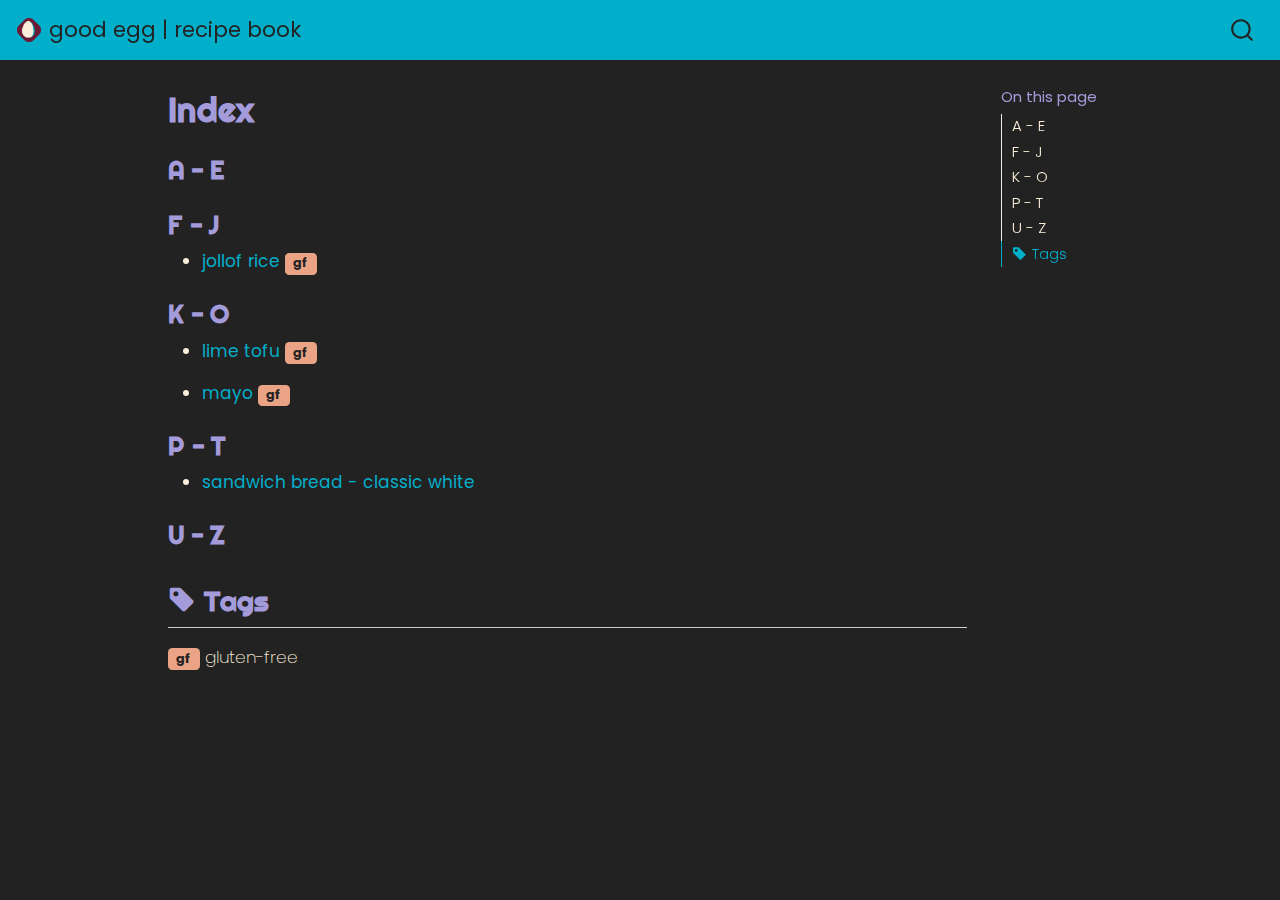
<file: docs/index.html>
<!DOCTYPE html>
<html xmlns="http://www.w3.org/1999/xhtml" lang="en" xml:lang="en"><head>

<meta charset="utf-8">
<meta name="generator" content="quarto-1.3.433">

<meta name="viewport" content="width=device-width, initial-scale=1.0, user-scalable=yes">


<title>Index</title>
<style>
code{white-space: pre-wrap;}
span.smallcaps{font-variant: small-caps;}
div.columns{display: flex; gap: min(4vw, 1.5em);}
div.column{flex: auto; overflow-x: auto;}
div.hanging-indent{margin-left: 1.5em; text-indent: -1.5em;}
ul.task-list{list-style: none;}
ul.task-list li input[type="checkbox"] {
  width: 0.8em;
  margin: 0 0.8em 0.2em -1em; /* quarto-specific, see https://github.com/quarto-dev/quarto-cli/issues/4556 */ 
  vertical-align: middle;
}
</style>


<script src="site_libs/quarto-nav/quarto-nav.js"></script>
<script src="site_libs/quarto-nav/headroom.min.js"></script>
<script src="site_libs/clipboard/clipboard.min.js"></script>
<script src="site_libs/quarto-search/autocomplete.umd.js"></script>
<script src="site_libs/quarto-search/fuse.min.js"></script>
<script src="site_libs/quarto-search/quarto-search.js"></script>
<meta name="quarto:offset" content="./">
<link href="./favicon.ico" rel="icon">
<script src="site_libs/quarto-html/quarto.js"></script>
<script src="site_libs/quarto-html/popper.min.js"></script>
<script src="site_libs/quarto-html/tippy.umd.min.js"></script>
<link href="site_libs/quarto-html/tippy.css" rel="stylesheet">
<link href="site_libs/quarto-html/quarto-syntax-highlighting.css" rel="stylesheet" id="quarto-text-highlighting-styles">
<script src="site_libs/bootstrap/bootstrap.min.js"></script>
<link href="site_libs/bootstrap/bootstrap-icons.css" rel="stylesheet">
<link href="site_libs/bootstrap/bootstrap.min.css" rel="stylesheet" id="quarto-bootstrap" data-mode="light">
<script id="quarto-search-options" type="application/json">{
  "location": "navbar",
  "copy-button": false,
  "collapse-after": 3,
  "panel-placement": "end",
  "type": "overlay",
  "limit": 20,
  "language": {
    "search-no-results-text": "No results",
    "search-matching-documents-text": "matching documents",
    "search-copy-link-title": "Copy link to search",
    "search-hide-matches-text": "Hide additional matches",
    "search-more-match-text": "more match in this document",
    "search-more-matches-text": "more matches in this document",
    "search-clear-button-title": "Clear",
    "search-detached-cancel-button-title": "Cancel",
    "search-submit-button-title": "Submit",
    "search-label": "Search"
  }
}</script>


</head>

<body class="nav-fixed">

<div id="quarto-search-results"></div>
  <header id="quarto-header" class="headroom fixed-top">
    <nav class="navbar navbar-expand-lg navbar-dark ">
      <div class="navbar-container container-fluid">
      <div class="navbar-brand-container">
    <a href="./index.html" class="navbar-brand navbar-brand-logo">
    <img src="./resources\logo-alt.png" alt="" class="navbar-logo">
    </a>
    <a class="navbar-brand" href="./index.html">
    <span class="navbar-title">good egg | recipe book</span>
    </a>
  </div>
        <div class="quarto-navbar-tools ms-auto">
</div>
          <div id="quarto-search" class="" title="Search"></div>
      </div> <!-- /container-fluid -->
    </nav>
</header>
<!-- content -->
<div id="quarto-content" class="quarto-container page-columns page-rows-contents page-layout-article page-navbar">
<!-- sidebar -->
<!-- margin-sidebar -->
    <div id="quarto-margin-sidebar" class="sidebar margin-sidebar">
        <nav id="TOC" role="doc-toc" class="toc-active">
    <h2 id="toc-title">On this page</h2>
   
  <ul>
  <li><a href="#a---e" id="toc-a---e" class="nav-link active" data-scroll-target="#a---e">A - E</a></li>
  <li><a href="#f---j" id="toc-f---j" class="nav-link" data-scroll-target="#f---j">F - J</a></li>
  <li><a href="#k---o" id="toc-k---o" class="nav-link" data-scroll-target="#k---o">K - O</a></li>
  <li><a href="#p---t" id="toc-p---t" class="nav-link" data-scroll-target="#p---t">P - T</a></li>
  <li><a href="#u---z" id="toc-u---z" class="nav-link" data-scroll-target="#u---z">U - Z</a></li>
  <li><a href="#tags" id="toc-tags" class="nav-link" data-scroll-target="#tags"><i class="bi bi-tag-fill"></i> Tags</a></li>
  </ul>
</nav>
    </div>
<!-- main -->
<main class="content" id="quarto-document-content">

<header id="title-block-header" class="quarto-title-block default">
<div class="quarto-title">
<h1 class="title">Index</h1>
</div>



<div class="quarto-title-meta">

    
  
    
  </div>
  

</header>

<section id="a---e" class="level3">
<h3 data-anchor-id="a---e">A - E</h3>
<!-- - [brownies](recipes\brownies.qmd) <span class="badge bg-warning">gf</span>

- [chocolate chip cookies](recipes\chocolate-chip-cookies.qmd) -->
</section>
<section id="f---j" class="level3">
<h3 data-anchor-id="f---j">F - J</h3>
<ul>
<li><a href="./recipes/jollof-rice.html">jollof rice</a> <span class="badge bg-warning">gf</span></li>
</ul>
</section>
<section id="k---o" class="level3">
<h3 data-anchor-id="k---o">K - O</h3>
<ul>
<li><p><a href="./recipes/lime-tofu.html">lime tofu</a> <span class="badge bg-warning">gf</span></p></li>
<li><p><a href="./recipes/mayo.html">mayo</a> <span class="badge bg-warning">gf</span></p></li>
</ul>
</section>
<section id="p---t" class="level3">
<h3 data-anchor-id="p---t">P - T</h3>
<ul>
<li><a href="./recipes/sandwich-bread.html">sandwich bread - classic white</a></li>
</ul>
</section>
<section id="u---z" class="level3">
<h3 data-anchor-id="u---z">U - Z</h3>
</section>
<section id="tags" class="level2">
<h2 data-anchor-id="tags"><i class="bi bi-tag-fill"></i> Tags</h2>
<p><span class="badge bg-warning">gf</span><span class="tag-description"> gluten-free</span></p>


</section>

</main> <!-- /main -->
<script id="quarto-html-after-body" type="application/javascript">
window.document.addEventListener("DOMContentLoaded", function (event) {
  const toggleBodyColorMode = (bsSheetEl) => {
    const mode = bsSheetEl.getAttribute("data-mode");
    const bodyEl = window.document.querySelector("body");
    if (mode === "dark") {
      bodyEl.classList.add("quarto-dark");
      bodyEl.classList.remove("quarto-light");
    } else {
      bodyEl.classList.add("quarto-light");
      bodyEl.classList.remove("quarto-dark");
    }
  }
  const toggleBodyColorPrimary = () => {
    const bsSheetEl = window.document.querySelector("link#quarto-bootstrap");
    if (bsSheetEl) {
      toggleBodyColorMode(bsSheetEl);
    }
  }
  toggleBodyColorPrimary();  
  const isCodeAnnotation = (el) => {
    for (const clz of el.classList) {
      if (clz.startsWith('code-annotation-')) {                     
        return true;
      }
    }
    return false;
  }
  const clipboard = new window.ClipboardJS('.code-copy-button', {
    text: function(trigger) {
      const codeEl = trigger.previousElementSibling.cloneNode(true);
      for (const childEl of codeEl.children) {
        if (isCodeAnnotation(childEl)) {
          childEl.remove();
        }
      }
      return codeEl.innerText;
    }
  });
  clipboard.on('success', function(e) {
    // button target
    const button = e.trigger;
    // don't keep focus
    button.blur();
    // flash "checked"
    button.classList.add('code-copy-button-checked');
    var currentTitle = button.getAttribute("title");
    button.setAttribute("title", "Copied!");
    let tooltip;
    if (window.bootstrap) {
      button.setAttribute("data-bs-toggle", "tooltip");
      button.setAttribute("data-bs-placement", "left");
      button.setAttribute("data-bs-title", "Copied!");
      tooltip = new bootstrap.Tooltip(button, 
        { trigger: "manual", 
          customClass: "code-copy-button-tooltip",
          offset: [0, -8]});
      tooltip.show();    
    }
    setTimeout(function() {
      if (tooltip) {
        tooltip.hide();
        button.removeAttribute("data-bs-title");
        button.removeAttribute("data-bs-toggle");
        button.removeAttribute("data-bs-placement");
      }
      button.setAttribute("title", currentTitle);
      button.classList.remove('code-copy-button-checked');
    }, 1000);
    // clear code selection
    e.clearSelection();
  });
  function tippyHover(el, contentFn) {
    const config = {
      allowHTML: true,
      content: contentFn,
      maxWidth: 500,
      delay: 100,
      arrow: false,
      appendTo: function(el) {
          return el.parentElement;
      },
      interactive: true,
      interactiveBorder: 10,
      theme: 'quarto',
      placement: 'bottom-start'
    };
    window.tippy(el, config); 
  }
  const noterefs = window.document.querySelectorAll('a[role="doc-noteref"]');
  for (var i=0; i<noterefs.length; i++) {
    const ref = noterefs[i];
    tippyHover(ref, function() {
      // use id or data attribute instead here
      let href = ref.getAttribute('data-footnote-href') || ref.getAttribute('href');
      try { href = new URL(href).hash; } catch {}
      const id = href.replace(/^#\/?/, "");
      const note = window.document.getElementById(id);
      return note.innerHTML;
    });
  }
      let selectedAnnoteEl;
      const selectorForAnnotation = ( cell, annotation) => {
        let cellAttr = 'data-code-cell="' + cell + '"';
        let lineAttr = 'data-code-annotation="' +  annotation + '"';
        const selector = 'span[' + cellAttr + '][' + lineAttr + ']';
        return selector;
      }
      const selectCodeLines = (annoteEl) => {
        const doc = window.document;
        const targetCell = annoteEl.getAttribute("data-target-cell");
        const targetAnnotation = annoteEl.getAttribute("data-target-annotation");
        const annoteSpan = window.document.querySelector(selectorForAnnotation(targetCell, targetAnnotation));
        const lines = annoteSpan.getAttribute("data-code-lines").split(",");
        const lineIds = lines.map((line) => {
          return targetCell + "-" + line;
        })
        let top = null;
        let height = null;
        let parent = null;
        if (lineIds.length > 0) {
            //compute the position of the single el (top and bottom and make a div)
            const el = window.document.getElementById(lineIds[0]);
            top = el.offsetTop;
            height = el.offsetHeight;
            parent = el.parentElement.parentElement;
          if (lineIds.length > 1) {
            const lastEl = window.document.getElementById(lineIds[lineIds.length - 1]);
            const bottom = lastEl.offsetTop + lastEl.offsetHeight;
            height = bottom - top;
          }
          if (top !== null && height !== null && parent !== null) {
            // cook up a div (if necessary) and position it 
            let div = window.document.getElementById("code-annotation-line-highlight");
            if (div === null) {
              div = window.document.createElement("div");
              div.setAttribute("id", "code-annotation-line-highlight");
              div.style.position = 'absolute';
              parent.appendChild(div);
            }
            div.style.top = top - 2 + "px";
            div.style.height = height + 4 + "px";
            let gutterDiv = window.document.getElementById("code-annotation-line-highlight-gutter");
            if (gutterDiv === null) {
              gutterDiv = window.document.createElement("div");
              gutterDiv.setAttribute("id", "code-annotation-line-highlight-gutter");
              gutterDiv.style.position = 'absolute';
              const codeCell = window.document.getElementById(targetCell);
              const gutter = codeCell.querySelector('.code-annotation-gutter');
              gutter.appendChild(gutterDiv);
            }
            gutterDiv.style.top = top - 2 + "px";
            gutterDiv.style.height = height + 4 + "px";
          }
          selectedAnnoteEl = annoteEl;
        }
      };
      const unselectCodeLines = () => {
        const elementsIds = ["code-annotation-line-highlight", "code-annotation-line-highlight-gutter"];
        elementsIds.forEach((elId) => {
          const div = window.document.getElementById(elId);
          if (div) {
            div.remove();
          }
        });
        selectedAnnoteEl = undefined;
      };
      // Attach click handler to the DT
      const annoteDls = window.document.querySelectorAll('dt[data-target-cell]');
      for (const annoteDlNode of annoteDls) {
        annoteDlNode.addEventListener('click', (event) => {
          const clickedEl = event.target;
          if (clickedEl !== selectedAnnoteEl) {
            unselectCodeLines();
            const activeEl = window.document.querySelector('dt[data-target-cell].code-annotation-active');
            if (activeEl) {
              activeEl.classList.remove('code-annotation-active');
            }
            selectCodeLines(clickedEl);
            clickedEl.classList.add('code-annotation-active');
          } else {
            // Unselect the line
            unselectCodeLines();
            clickedEl.classList.remove('code-annotation-active');
          }
        });
      }
  const findCites = (el) => {
    const parentEl = el.parentElement;
    if (parentEl) {
      const cites = parentEl.dataset.cites;
      if (cites) {
        return {
          el,
          cites: cites.split(' ')
        };
      } else {
        return findCites(el.parentElement)
      }
    } else {
      return undefined;
    }
  };
  var bibliorefs = window.document.querySelectorAll('a[role="doc-biblioref"]');
  for (var i=0; i<bibliorefs.length; i++) {
    const ref = bibliorefs[i];
    const citeInfo = findCites(ref);
    if (citeInfo) {
      tippyHover(citeInfo.el, function() {
        var popup = window.document.createElement('div');
        citeInfo.cites.forEach(function(cite) {
          var citeDiv = window.document.createElement('div');
          citeDiv.classList.add('hanging-indent');
          citeDiv.classList.add('csl-entry');
          var biblioDiv = window.document.getElementById('ref-' + cite);
          if (biblioDiv) {
            citeDiv.innerHTML = biblioDiv.innerHTML;
          }
          popup.appendChild(citeDiv);
        });
        return popup.innerHTML;
      });
    }
  }
    var localhostRegex = new RegExp(/^(?:http|https):\/\/localhost\:?[0-9]*\//);
      var filterRegex = new RegExp('/' + window.location.host + '/');
    var isInternal = (href) => {
        return filterRegex.test(href) || localhostRegex.test(href);
    }
    // Inspect non-navigation links and adorn them if external
 	var links = window.document.querySelectorAll('a[href]:not(.nav-link):not(.navbar-brand):not(.toc-action):not(.sidebar-link):not(.sidebar-item-toggle):not(.pagination-link):not(.no-external):not([aria-hidden]):not(.dropdown-item)');
    for (var i=0; i<links.length; i++) {
      const link = links[i];
      if (!isInternal(link.href)) {
          // default icon
          link.classList.add("external");
      }
    }
});
</script>
</div> <!-- /content -->



</body></html>
</file>
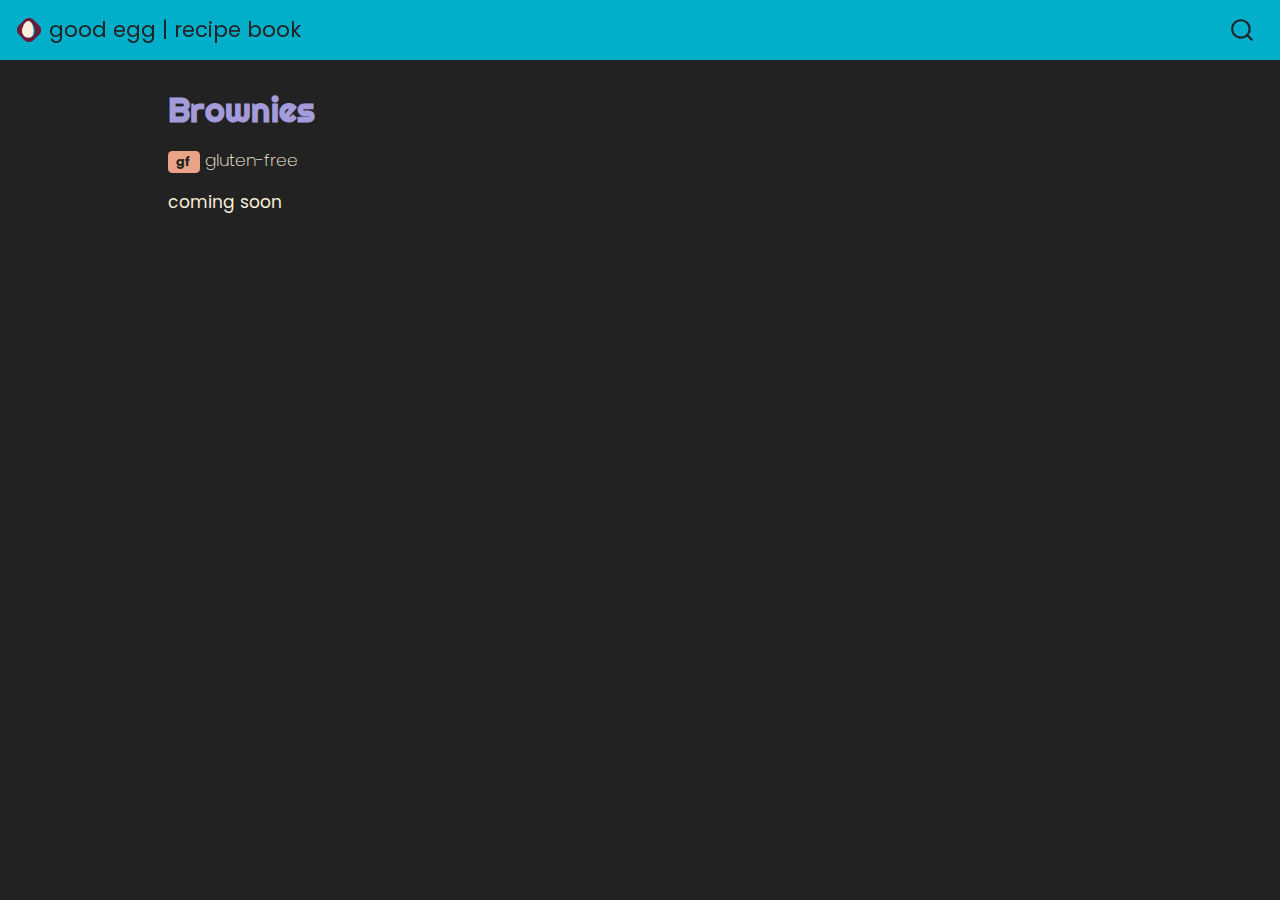
<file: docs/recipes/brownies.html>
<!DOCTYPE html>
<html xmlns="http://www.w3.org/1999/xhtml" lang="en" xml:lang="en"><head>

<meta charset="utf-8">
<meta name="generator" content="quarto-1.3.433">

<meta name="viewport" content="width=device-width, initial-scale=1.0, user-scalable=yes">


<title>Brownies</title>
<style>
code{white-space: pre-wrap;}
span.smallcaps{font-variant: small-caps;}
div.columns{display: flex; gap: min(4vw, 1.5em);}
div.column{flex: auto; overflow-x: auto;}
div.hanging-indent{margin-left: 1.5em; text-indent: -1.5em;}
ul.task-list{list-style: none;}
ul.task-list li input[type="checkbox"] {
  width: 0.8em;
  margin: 0 0.8em 0.2em -1em; /* quarto-specific, see https://github.com/quarto-dev/quarto-cli/issues/4556 */ 
  vertical-align: middle;
}
</style>


<script src="../site_libs/quarto-nav/quarto-nav.js"></script>
<script src="../site_libs/quarto-nav/headroom.min.js"></script>
<script src="../site_libs/clipboard/clipboard.min.js"></script>
<script src="../site_libs/quarto-search/autocomplete.umd.js"></script>
<script src="../site_libs/quarto-search/fuse.min.js"></script>
<script src="../site_libs/quarto-search/quarto-search.js"></script>
<meta name="quarto:offset" content="../">
<link href="../favicon.ico" rel="icon">
<script src="../site_libs/quarto-html/quarto.js"></script>
<script src="../site_libs/quarto-html/popper.min.js"></script>
<script src="../site_libs/quarto-html/tippy.umd.min.js"></script>
<link href="../site_libs/quarto-html/tippy.css" rel="stylesheet">
<link href="../site_libs/quarto-html/quarto-syntax-highlighting.css" rel="stylesheet" id="quarto-text-highlighting-styles">
<script src="../site_libs/bootstrap/bootstrap.min.js"></script>
<link href="../site_libs/bootstrap/bootstrap-icons.css" rel="stylesheet">
<link href="../site_libs/bootstrap/bootstrap.min.css" rel="stylesheet" id="quarto-bootstrap" data-mode="light">
<script id="quarto-search-options" type="application/json">{
  "location": "navbar",
  "copy-button": false,
  "collapse-after": 3,
  "panel-placement": "end",
  "type": "overlay",
  "limit": 20,
  "language": {
    "search-no-results-text": "No results",
    "search-matching-documents-text": "matching documents",
    "search-copy-link-title": "Copy link to search",
    "search-hide-matches-text": "Hide additional matches",
    "search-more-match-text": "more match in this document",
    "search-more-matches-text": "more matches in this document",
    "search-clear-button-title": "Clear",
    "search-detached-cancel-button-title": "Cancel",
    "search-submit-button-title": "Submit",
    "search-label": "Search"
  }
}</script>


</head>

<body class="nav-fixed">

<div id="quarto-search-results"></div>
  <header id="quarto-header" class="headroom fixed-top">
    <nav class="navbar navbar-expand-lg navbar-dark ">
      <div class="navbar-container container-fluid">
      <div class="navbar-brand-container">
    <a href="../index.html" class="navbar-brand navbar-brand-logo">
    <img src="../resources\logo-alt.png" alt="" class="navbar-logo">
    </a>
    <a class="navbar-brand" href="../index.html">
    <span class="navbar-title">good egg | recipe book</span>
    </a>
  </div>
        <div class="quarto-navbar-tools ms-auto">
</div>
          <div id="quarto-search" class="" title="Search"></div>
      </div> <!-- /container-fluid -->
    </nav>
</header>
<!-- content -->
<div id="quarto-content" class="quarto-container page-columns page-rows-contents page-layout-article page-navbar">
<!-- sidebar -->
<!-- margin-sidebar -->
    <div id="quarto-margin-sidebar" class="sidebar margin-sidebar">
        
    </div>
<!-- main -->
<main class="content" id="quarto-document-content">

<header id="title-block-header" class="quarto-title-block default">
<div class="quarto-title">
<h1 class="title">Brownies</h1>
</div>



<div class="quarto-title-meta">

    
  
    
  </div>
  

</header>

<p><span class="badge bg-warning">gf</span><span class="tag-description"> gluten-free</span></p>
<p>coming soon</p>



</main> <!-- /main -->
<script id="quarto-html-after-body" type="application/javascript">
window.document.addEventListener("DOMContentLoaded", function (event) {
  const toggleBodyColorMode = (bsSheetEl) => {
    const mode = bsSheetEl.getAttribute("data-mode");
    const bodyEl = window.document.querySelector("body");
    if (mode === "dark") {
      bodyEl.classList.add("quarto-dark");
      bodyEl.classList.remove("quarto-light");
    } else {
      bodyEl.classList.add("quarto-light");
      bodyEl.classList.remove("quarto-dark");
    }
  }
  const toggleBodyColorPrimary = () => {
    const bsSheetEl = window.document.querySelector("link#quarto-bootstrap");
    if (bsSheetEl) {
      toggleBodyColorMode(bsSheetEl);
    }
  }
  toggleBodyColorPrimary();  
  const isCodeAnnotation = (el) => {
    for (const clz of el.classList) {
      if (clz.startsWith('code-annotation-')) {                     
        return true;
      }
    }
    return false;
  }
  const clipboard = new window.ClipboardJS('.code-copy-button', {
    text: function(trigger) {
      const codeEl = trigger.previousElementSibling.cloneNode(true);
      for (const childEl of codeEl.children) {
        if (isCodeAnnotation(childEl)) {
          childEl.remove();
        }
      }
      return codeEl.innerText;
    }
  });
  clipboard.on('success', function(e) {
    // button target
    const button = e.trigger;
    // don't keep focus
    button.blur();
    // flash "checked"
    button.classList.add('code-copy-button-checked');
    var currentTitle = button.getAttribute("title");
    button.setAttribute("title", "Copied!");
    let tooltip;
    if (window.bootstrap) {
      button.setAttribute("data-bs-toggle", "tooltip");
      button.setAttribute("data-bs-placement", "left");
      button.setAttribute("data-bs-title", "Copied!");
      tooltip = new bootstrap.Tooltip(button, 
        { trigger: "manual", 
          customClass: "code-copy-button-tooltip",
          offset: [0, -8]});
      tooltip.show();    
    }
    setTimeout(function() {
      if (tooltip) {
        tooltip.hide();
        button.removeAttribute("data-bs-title");
        button.removeAttribute("data-bs-toggle");
        button.removeAttribute("data-bs-placement");
      }
      button.setAttribute("title", currentTitle);
      button.classList.remove('code-copy-button-checked');
    }, 1000);
    // clear code selection
    e.clearSelection();
  });
  function tippyHover(el, contentFn) {
    const config = {
      allowHTML: true,
      content: contentFn,
      maxWidth: 500,
      delay: 100,
      arrow: false,
      appendTo: function(el) {
          return el.parentElement;
      },
      interactive: true,
      interactiveBorder: 10,
      theme: 'quarto',
      placement: 'bottom-start'
    };
    window.tippy(el, config); 
  }
  const noterefs = window.document.querySelectorAll('a[role="doc-noteref"]');
  for (var i=0; i<noterefs.length; i++) {
    const ref = noterefs[i];
    tippyHover(ref, function() {
      // use id or data attribute instead here
      let href = ref.getAttribute('data-footnote-href') || ref.getAttribute('href');
      try { href = new URL(href).hash; } catch {}
      const id = href.replace(/^#\/?/, "");
      const note = window.document.getElementById(id);
      return note.innerHTML;
    });
  }
      let selectedAnnoteEl;
      const selectorForAnnotation = ( cell, annotation) => {
        let cellAttr = 'data-code-cell="' + cell + '"';
        let lineAttr = 'data-code-annotation="' +  annotation + '"';
        const selector = 'span[' + cellAttr + '][' + lineAttr + ']';
        return selector;
      }
      const selectCodeLines = (annoteEl) => {
        const doc = window.document;
        const targetCell = annoteEl.getAttribute("data-target-cell");
        const targetAnnotation = annoteEl.getAttribute("data-target-annotation");
        const annoteSpan = window.document.querySelector(selectorForAnnotation(targetCell, targetAnnotation));
        const lines = annoteSpan.getAttribute("data-code-lines").split(",");
        const lineIds = lines.map((line) => {
          return targetCell + "-" + line;
        })
        let top = null;
        let height = null;
        let parent = null;
        if (lineIds.length > 0) {
            //compute the position of the single el (top and bottom and make a div)
            const el = window.document.getElementById(lineIds[0]);
            top = el.offsetTop;
            height = el.offsetHeight;
            parent = el.parentElement.parentElement;
          if (lineIds.length > 1) {
            const lastEl = window.document.getElementById(lineIds[lineIds.length - 1]);
            const bottom = lastEl.offsetTop + lastEl.offsetHeight;
            height = bottom - top;
          }
          if (top !== null && height !== null && parent !== null) {
            // cook up a div (if necessary) and position it 
            let div = window.document.getElementById("code-annotation-line-highlight");
            if (div === null) {
              div = window.document.createElement("div");
              div.setAttribute("id", "code-annotation-line-highlight");
              div.style.position = 'absolute';
              parent.appendChild(div);
            }
            div.style.top = top - 2 + "px";
            div.style.height = height + 4 + "px";
            let gutterDiv = window.document.getElementById("code-annotation-line-highlight-gutter");
            if (gutterDiv === null) {
              gutterDiv = window.document.createElement("div");
              gutterDiv.setAttribute("id", "code-annotation-line-highlight-gutter");
              gutterDiv.style.position = 'absolute';
              const codeCell = window.document.getElementById(targetCell);
              const gutter = codeCell.querySelector('.code-annotation-gutter');
              gutter.appendChild(gutterDiv);
            }
            gutterDiv.style.top = top - 2 + "px";
            gutterDiv.style.height = height + 4 + "px";
          }
          selectedAnnoteEl = annoteEl;
        }
      };
      const unselectCodeLines = () => {
        const elementsIds = ["code-annotation-line-highlight", "code-annotation-line-highlight-gutter"];
        elementsIds.forEach((elId) => {
          const div = window.document.getElementById(elId);
          if (div) {
            div.remove();
          }
        });
        selectedAnnoteEl = undefined;
      };
      // Attach click handler to the DT
      const annoteDls = window.document.querySelectorAll('dt[data-target-cell]');
      for (const annoteDlNode of annoteDls) {
        annoteDlNode.addEventListener('click', (event) => {
          const clickedEl = event.target;
          if (clickedEl !== selectedAnnoteEl) {
            unselectCodeLines();
            const activeEl = window.document.querySelector('dt[data-target-cell].code-annotation-active');
            if (activeEl) {
              activeEl.classList.remove('code-annotation-active');
            }
            selectCodeLines(clickedEl);
            clickedEl.classList.add('code-annotation-active');
          } else {
            // Unselect the line
            unselectCodeLines();
            clickedEl.classList.remove('code-annotation-active');
          }
        });
      }
  const findCites = (el) => {
    const parentEl = el.parentElement;
    if (parentEl) {
      const cites = parentEl.dataset.cites;
      if (cites) {
        return {
          el,
          cites: cites.split(' ')
        };
      } else {
        return findCites(el.parentElement)
      }
    } else {
      return undefined;
    }
  };
  var bibliorefs = window.document.querySelectorAll('a[role="doc-biblioref"]');
  for (var i=0; i<bibliorefs.length; i++) {
    const ref = bibliorefs[i];
    const citeInfo = findCites(ref);
    if (citeInfo) {
      tippyHover(citeInfo.el, function() {
        var popup = window.document.createElement('div');
        citeInfo.cites.forEach(function(cite) {
          var citeDiv = window.document.createElement('div');
          citeDiv.classList.add('hanging-indent');
          citeDiv.classList.add('csl-entry');
          var biblioDiv = window.document.getElementById('ref-' + cite);
          if (biblioDiv) {
            citeDiv.innerHTML = biblioDiv.innerHTML;
          }
          popup.appendChild(citeDiv);
        });
        return popup.innerHTML;
      });
    }
  }
    var localhostRegex = new RegExp(/^(?:http|https):\/\/localhost\:?[0-9]*\//);
      var filterRegex = new RegExp('/' + window.location.host + '/');
    var isInternal = (href) => {
        return filterRegex.test(href) || localhostRegex.test(href);
    }
    // Inspect non-navigation links and adorn them if external
 	var links = window.document.querySelectorAll('a[href]:not(.nav-link):not(.navbar-brand):not(.toc-action):not(.sidebar-link):not(.sidebar-item-toggle):not(.pagination-link):not(.no-external):not([aria-hidden]):not(.dropdown-item)');
    for (var i=0; i<links.length; i++) {
      const link = links[i];
      if (!isInternal(link.href)) {
          // default icon
          link.classList.add("external");
      }
    }
});
</script>
</div> <!-- /content -->



</body></html>
</file>
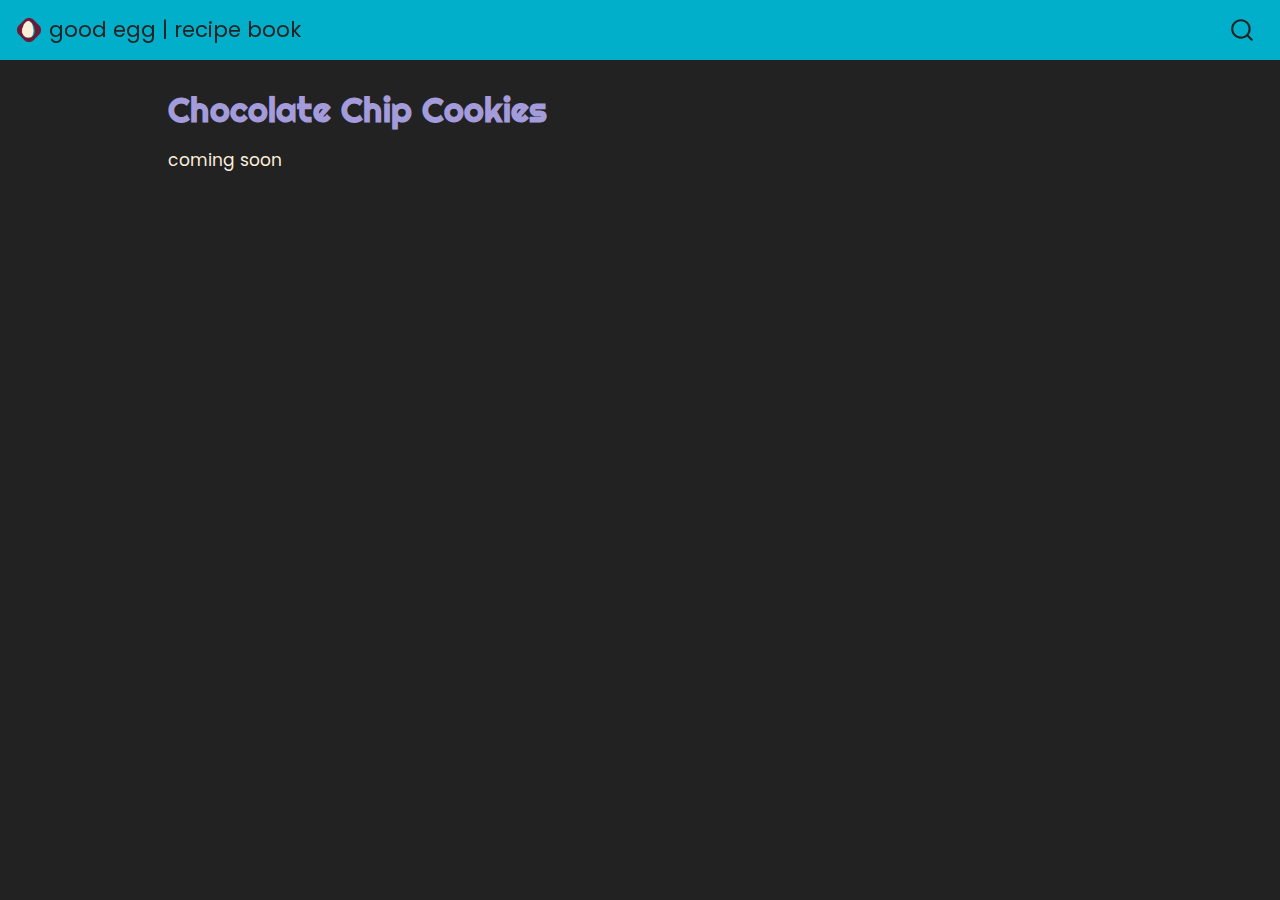
<file: docs/recipes/chocolate-chip-cookies.html>
<!DOCTYPE html>
<html xmlns="http://www.w3.org/1999/xhtml" lang="en" xml:lang="en"><head>

<meta charset="utf-8">
<meta name="generator" content="quarto-1.3.433">

<meta name="viewport" content="width=device-width, initial-scale=1.0, user-scalable=yes">


<title>Chocolate Chip Cookies</title>
<style>
code{white-space: pre-wrap;}
span.smallcaps{font-variant: small-caps;}
div.columns{display: flex; gap: min(4vw, 1.5em);}
div.column{flex: auto; overflow-x: auto;}
div.hanging-indent{margin-left: 1.5em; text-indent: -1.5em;}
ul.task-list{list-style: none;}
ul.task-list li input[type="checkbox"] {
  width: 0.8em;
  margin: 0 0.8em 0.2em -1em; /* quarto-specific, see https://github.com/quarto-dev/quarto-cli/issues/4556 */ 
  vertical-align: middle;
}
</style>


<script src="../site_libs/quarto-nav/quarto-nav.js"></script>
<script src="../site_libs/quarto-nav/headroom.min.js"></script>
<script src="../site_libs/clipboard/clipboard.min.js"></script>
<script src="../site_libs/quarto-search/autocomplete.umd.js"></script>
<script src="../site_libs/quarto-search/fuse.min.js"></script>
<script src="../site_libs/quarto-search/quarto-search.js"></script>
<meta name="quarto:offset" content="../">
<link href="../favicon.ico" rel="icon">
<script src="../site_libs/quarto-html/quarto.js"></script>
<script src="../site_libs/quarto-html/popper.min.js"></script>
<script src="../site_libs/quarto-html/tippy.umd.min.js"></script>
<link href="../site_libs/quarto-html/tippy.css" rel="stylesheet">
<link href="../site_libs/quarto-html/quarto-syntax-highlighting.css" rel="stylesheet" id="quarto-text-highlighting-styles">
<script src="../site_libs/bootstrap/bootstrap.min.js"></script>
<link href="../site_libs/bootstrap/bootstrap-icons.css" rel="stylesheet">
<link href="../site_libs/bootstrap/bootstrap.min.css" rel="stylesheet" id="quarto-bootstrap" data-mode="light">
<script id="quarto-search-options" type="application/json">{
  "location": "navbar",
  "copy-button": false,
  "collapse-after": 3,
  "panel-placement": "end",
  "type": "overlay",
  "limit": 20,
  "language": {
    "search-no-results-text": "No results",
    "search-matching-documents-text": "matching documents",
    "search-copy-link-title": "Copy link to search",
    "search-hide-matches-text": "Hide additional matches",
    "search-more-match-text": "more match in this document",
    "search-more-matches-text": "more matches in this document",
    "search-clear-button-title": "Clear",
    "search-detached-cancel-button-title": "Cancel",
    "search-submit-button-title": "Submit",
    "search-label": "Search"
  }
}</script>


</head>

<body class="nav-fixed">

<div id="quarto-search-results"></div>
  <header id="quarto-header" class="headroom fixed-top">
    <nav class="navbar navbar-expand-lg navbar-dark ">
      <div class="navbar-container container-fluid">
      <div class="navbar-brand-container">
    <a href="../index.html" class="navbar-brand navbar-brand-logo">
    <img src="../resources\logo-alt.png" alt="" class="navbar-logo">
    </a>
    <a class="navbar-brand" href="../index.html">
    <span class="navbar-title">good egg | recipe book</span>
    </a>
  </div>
        <div class="quarto-navbar-tools ms-auto">
</div>
          <div id="quarto-search" class="" title="Search"></div>
      </div> <!-- /container-fluid -->
    </nav>
</header>
<!-- content -->
<div id="quarto-content" class="quarto-container page-columns page-rows-contents page-layout-article page-navbar">
<!-- sidebar -->
<!-- margin-sidebar -->
    <div id="quarto-margin-sidebar" class="sidebar margin-sidebar">
        
    </div>
<!-- main -->
<main class="content" id="quarto-document-content">

<header id="title-block-header" class="quarto-title-block default">
<div class="quarto-title">
<h1 class="title">Chocolate Chip Cookies</h1>
</div>



<div class="quarto-title-meta">

    
  
    
  </div>
  

</header>

<p>coming soon</p>



</main> <!-- /main -->
<script id="quarto-html-after-body" type="application/javascript">
window.document.addEventListener("DOMContentLoaded", function (event) {
  const toggleBodyColorMode = (bsSheetEl) => {
    const mode = bsSheetEl.getAttribute("data-mode");
    const bodyEl = window.document.querySelector("body");
    if (mode === "dark") {
      bodyEl.classList.add("quarto-dark");
      bodyEl.classList.remove("quarto-light");
    } else {
      bodyEl.classList.add("quarto-light");
      bodyEl.classList.remove("quarto-dark");
    }
  }
  const toggleBodyColorPrimary = () => {
    const bsSheetEl = window.document.querySelector("link#quarto-bootstrap");
    if (bsSheetEl) {
      toggleBodyColorMode(bsSheetEl);
    }
  }
  toggleBodyColorPrimary();  
  const isCodeAnnotation = (el) => {
    for (const clz of el.classList) {
      if (clz.startsWith('code-annotation-')) {                     
        return true;
      }
    }
    return false;
  }
  const clipboard = new window.ClipboardJS('.code-copy-button', {
    text: function(trigger) {
      const codeEl = trigger.previousElementSibling.cloneNode(true);
      for (const childEl of codeEl.children) {
        if (isCodeAnnotation(childEl)) {
          childEl.remove();
        }
      }
      return codeEl.innerText;
    }
  });
  clipboard.on('success', function(e) {
    // button target
    const button = e.trigger;
    // don't keep focus
    button.blur();
    // flash "checked"
    button.classList.add('code-copy-button-checked');
    var currentTitle = button.getAttribute("title");
    button.setAttribute("title", "Copied!");
    let tooltip;
    if (window.bootstrap) {
      button.setAttribute("data-bs-toggle", "tooltip");
      button.setAttribute("data-bs-placement", "left");
      button.setAttribute("data-bs-title", "Copied!");
      tooltip = new bootstrap.Tooltip(button, 
        { trigger: "manual", 
          customClass: "code-copy-button-tooltip",
          offset: [0, -8]});
      tooltip.show();    
    }
    setTimeout(function() {
      if (tooltip) {
        tooltip.hide();
        button.removeAttribute("data-bs-title");
        button.removeAttribute("data-bs-toggle");
        button.removeAttribute("data-bs-placement");
      }
      button.setAttribute("title", currentTitle);
      button.classList.remove('code-copy-button-checked');
    }, 1000);
    // clear code selection
    e.clearSelection();
  });
  function tippyHover(el, contentFn) {
    const config = {
      allowHTML: true,
      content: contentFn,
      maxWidth: 500,
      delay: 100,
      arrow: false,
      appendTo: function(el) {
          return el.parentElement;
      },
      interactive: true,
      interactiveBorder: 10,
      theme: 'quarto',
      placement: 'bottom-start'
    };
    window.tippy(el, config); 
  }
  const noterefs = window.document.querySelectorAll('a[role="doc-noteref"]');
  for (var i=0; i<noterefs.length; i++) {
    const ref = noterefs[i];
    tippyHover(ref, function() {
      // use id or data attribute instead here
      let href = ref.getAttribute('data-footnote-href') || ref.getAttribute('href');
      try { href = new URL(href).hash; } catch {}
      const id = href.replace(/^#\/?/, "");
      const note = window.document.getElementById(id);
      return note.innerHTML;
    });
  }
      let selectedAnnoteEl;
      const selectorForAnnotation = ( cell, annotation) => {
        let cellAttr = 'data-code-cell="' + cell + '"';
        let lineAttr = 'data-code-annotation="' +  annotation + '"';
        const selector = 'span[' + cellAttr + '][' + lineAttr + ']';
        return selector;
      }
      const selectCodeLines = (annoteEl) => {
        const doc = window.document;
        const targetCell = annoteEl.getAttribute("data-target-cell");
        const targetAnnotation = annoteEl.getAttribute("data-target-annotation");
        const annoteSpan = window.document.querySelector(selectorForAnnotation(targetCell, targetAnnotation));
        const lines = annoteSpan.getAttribute("data-code-lines").split(",");
        const lineIds = lines.map((line) => {
          return targetCell + "-" + line;
        })
        let top = null;
        let height = null;
        let parent = null;
        if (lineIds.length > 0) {
            //compute the position of the single el (top and bottom and make a div)
            const el = window.document.getElementById(lineIds[0]);
            top = el.offsetTop;
            height = el.offsetHeight;
            parent = el.parentElement.parentElement;
          if (lineIds.length > 1) {
            const lastEl = window.document.getElementById(lineIds[lineIds.length - 1]);
            const bottom = lastEl.offsetTop + lastEl.offsetHeight;
            height = bottom - top;
          }
          if (top !== null && height !== null && parent !== null) {
            // cook up a div (if necessary) and position it 
            let div = window.document.getElementById("code-annotation-line-highlight");
            if (div === null) {
              div = window.document.createElement("div");
              div.setAttribute("id", "code-annotation-line-highlight");
              div.style.position = 'absolute';
              parent.appendChild(div);
            }
            div.style.top = top - 2 + "px";
            div.style.height = height + 4 + "px";
            let gutterDiv = window.document.getElementById("code-annotation-line-highlight-gutter");
            if (gutterDiv === null) {
              gutterDiv = window.document.createElement("div");
              gutterDiv.setAttribute("id", "code-annotation-line-highlight-gutter");
              gutterDiv.style.position = 'absolute';
              const codeCell = window.document.getElementById(targetCell);
              const gutter = codeCell.querySelector('.code-annotation-gutter');
              gutter.appendChild(gutterDiv);
            }
            gutterDiv.style.top = top - 2 + "px";
            gutterDiv.style.height = height + 4 + "px";
          }
          selectedAnnoteEl = annoteEl;
        }
      };
      const unselectCodeLines = () => {
        const elementsIds = ["code-annotation-line-highlight", "code-annotation-line-highlight-gutter"];
        elementsIds.forEach((elId) => {
          const div = window.document.getElementById(elId);
          if (div) {
            div.remove();
          }
        });
        selectedAnnoteEl = undefined;
      };
      // Attach click handler to the DT
      const annoteDls = window.document.querySelectorAll('dt[data-target-cell]');
      for (const annoteDlNode of annoteDls) {
        annoteDlNode.addEventListener('click', (event) => {
          const clickedEl = event.target;
          if (clickedEl !== selectedAnnoteEl) {
            unselectCodeLines();
            const activeEl = window.document.querySelector('dt[data-target-cell].code-annotation-active');
            if (activeEl) {
              activeEl.classList.remove('code-annotation-active');
            }
            selectCodeLines(clickedEl);
            clickedEl.classList.add('code-annotation-active');
          } else {
            // Unselect the line
            unselectCodeLines();
            clickedEl.classList.remove('code-annotation-active');
          }
        });
      }
  const findCites = (el) => {
    const parentEl = el.parentElement;
    if (parentEl) {
      const cites = parentEl.dataset.cites;
      if (cites) {
        return {
          el,
          cites: cites.split(' ')
        };
      } else {
        return findCites(el.parentElement)
      }
    } else {
      return undefined;
    }
  };
  var bibliorefs = window.document.querySelectorAll('a[role="doc-biblioref"]');
  for (var i=0; i<bibliorefs.length; i++) {
    const ref = bibliorefs[i];
    const citeInfo = findCites(ref);
    if (citeInfo) {
      tippyHover(citeInfo.el, function() {
        var popup = window.document.createElement('div');
        citeInfo.cites.forEach(function(cite) {
          var citeDiv = window.document.createElement('div');
          citeDiv.classList.add('hanging-indent');
          citeDiv.classList.add('csl-entry');
          var biblioDiv = window.document.getElementById('ref-' + cite);
          if (biblioDiv) {
            citeDiv.innerHTML = biblioDiv.innerHTML;
          }
          popup.appendChild(citeDiv);
        });
        return popup.innerHTML;
      });
    }
  }
    var localhostRegex = new RegExp(/^(?:http|https):\/\/localhost\:?[0-9]*\//);
      var filterRegex = new RegExp('/' + window.location.host + '/');
    var isInternal = (href) => {
        return filterRegex.test(href) || localhostRegex.test(href);
    }
    // Inspect non-navigation links and adorn them if external
 	var links = window.document.querySelectorAll('a[href]:not(.nav-link):not(.navbar-brand):not(.toc-action):not(.sidebar-link):not(.sidebar-item-toggle):not(.pagination-link):not(.no-external):not([aria-hidden]):not(.dropdown-item)');
    for (var i=0; i<links.length; i++) {
      const link = links[i];
      if (!isInternal(link.href)) {
          // default icon
          link.classList.add("external");
      }
    }
});
</script>
</div> <!-- /content -->



</body></html>
</file>
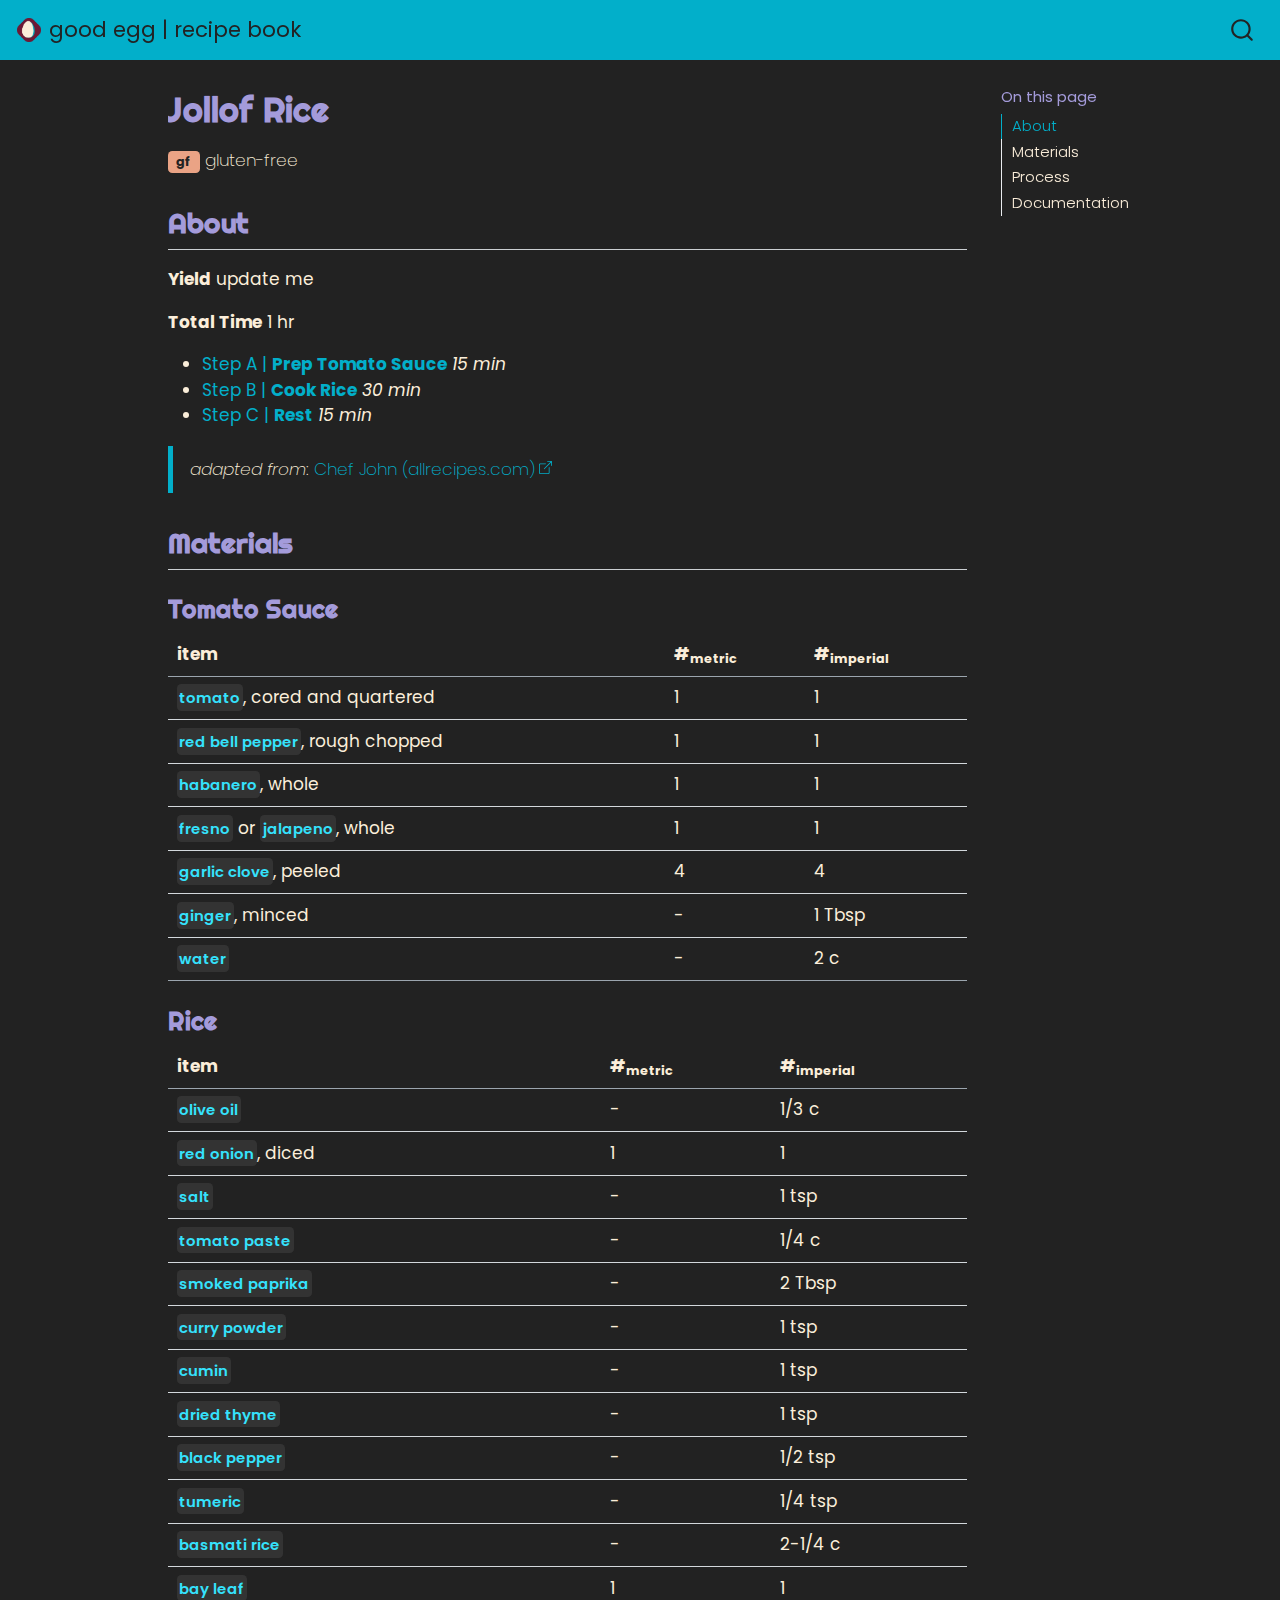
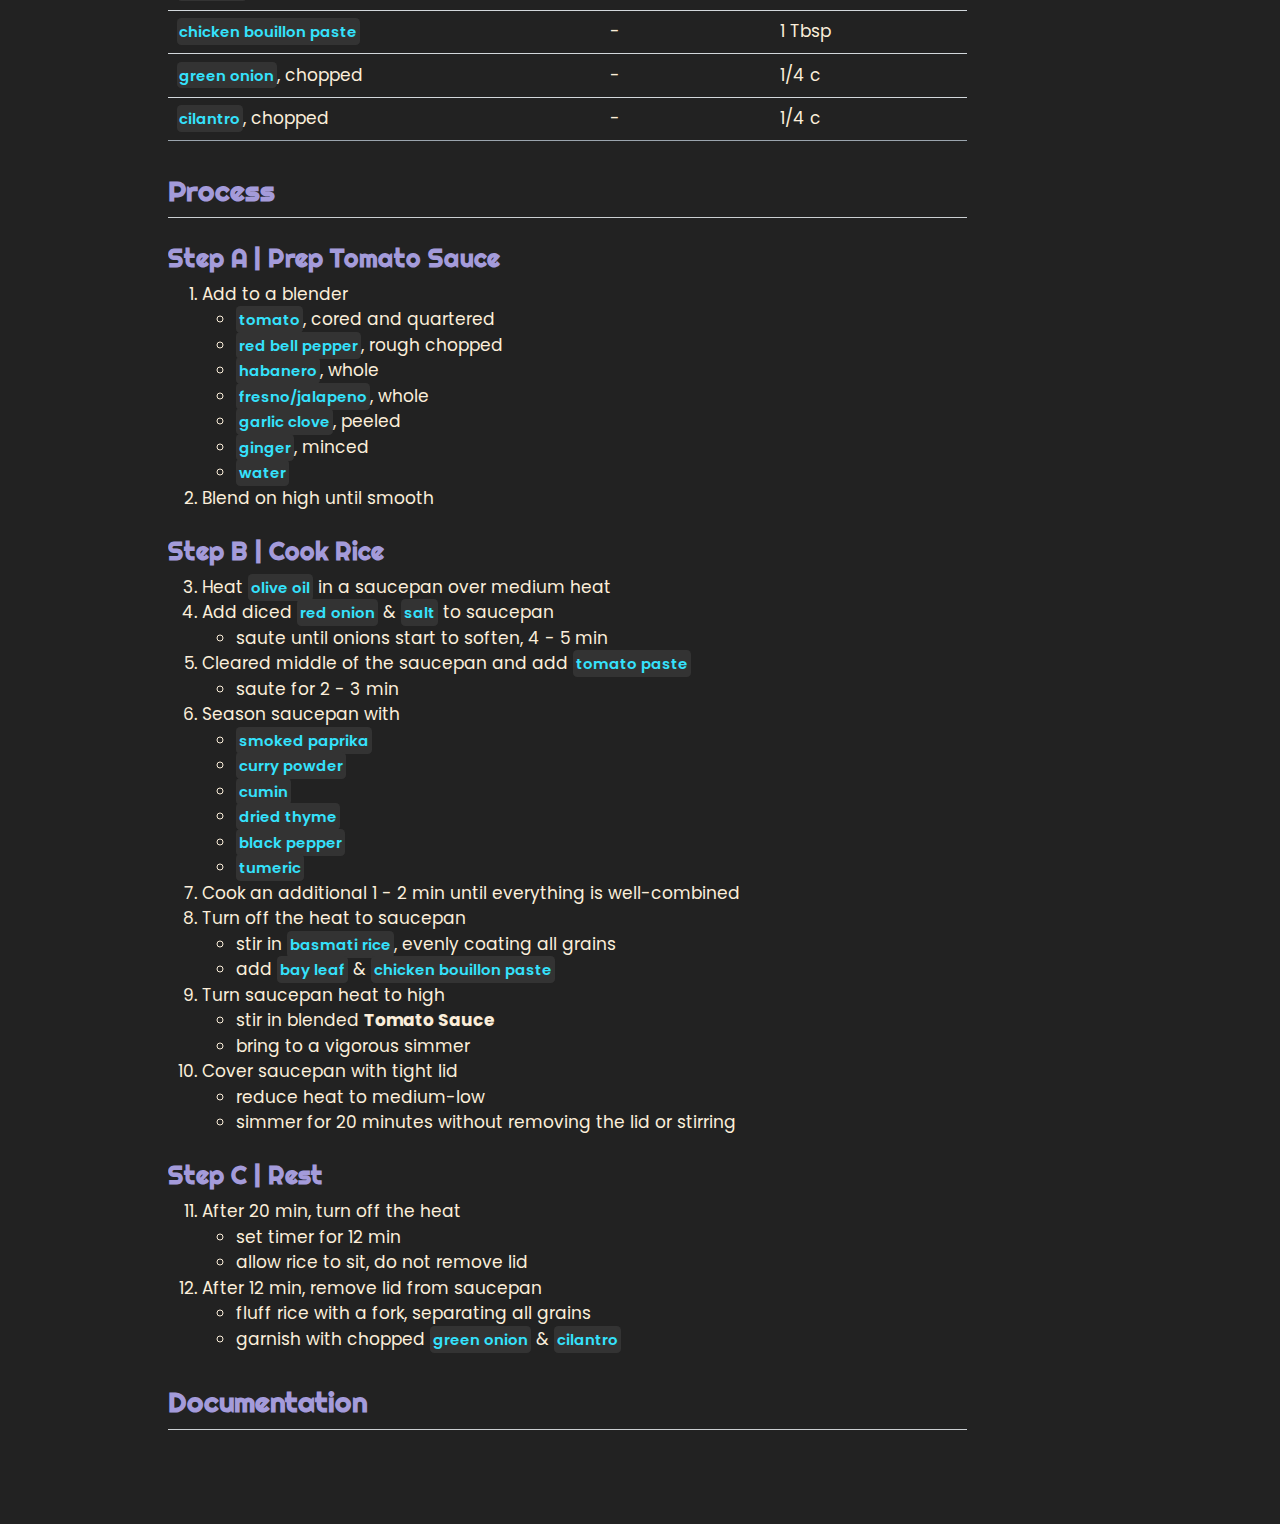
<file: docs/recipes/jollof-rice.html>
<!DOCTYPE html>
<html xmlns="http://www.w3.org/1999/xhtml" lang="en" xml:lang="en"><head>

<meta charset="utf-8">
<meta name="generator" content="quarto-1.3.433">

<meta name="viewport" content="width=device-width, initial-scale=1.0, user-scalable=yes">


<title>Jollof Rice</title>
<style>
code{white-space: pre-wrap;}
span.smallcaps{font-variant: small-caps;}
div.columns{display: flex; gap: min(4vw, 1.5em);}
div.column{flex: auto; overflow-x: auto;}
div.hanging-indent{margin-left: 1.5em; text-indent: -1.5em;}
ul.task-list{list-style: none;}
ul.task-list li input[type="checkbox"] {
  width: 0.8em;
  margin: 0 0.8em 0.2em -1em; /* quarto-specific, see https://github.com/quarto-dev/quarto-cli/issues/4556 */ 
  vertical-align: middle;
}
</style>


<script src="../site_libs/quarto-nav/quarto-nav.js"></script>
<script src="../site_libs/quarto-nav/headroom.min.js"></script>
<script src="../site_libs/clipboard/clipboard.min.js"></script>
<script src="../site_libs/quarto-search/autocomplete.umd.js"></script>
<script src="../site_libs/quarto-search/fuse.min.js"></script>
<script src="../site_libs/quarto-search/quarto-search.js"></script>
<meta name="quarto:offset" content="../">
<link href="../favicon.ico" rel="icon">
<script src="../site_libs/quarto-html/quarto.js"></script>
<script src="../site_libs/quarto-html/popper.min.js"></script>
<script src="../site_libs/quarto-html/tippy.umd.min.js"></script>
<link href="../site_libs/quarto-html/tippy.css" rel="stylesheet">
<link href="../site_libs/quarto-html/quarto-syntax-highlighting.css" rel="stylesheet" id="quarto-text-highlighting-styles">
<script src="../site_libs/bootstrap/bootstrap.min.js"></script>
<link href="../site_libs/bootstrap/bootstrap-icons.css" rel="stylesheet">
<link href="../site_libs/bootstrap/bootstrap.min.css" rel="stylesheet" id="quarto-bootstrap" data-mode="light">
<script id="quarto-search-options" type="application/json">{
  "location": "navbar",
  "copy-button": false,
  "collapse-after": 3,
  "panel-placement": "end",
  "type": "overlay",
  "limit": 20,
  "language": {
    "search-no-results-text": "No results",
    "search-matching-documents-text": "matching documents",
    "search-copy-link-title": "Copy link to search",
    "search-hide-matches-text": "Hide additional matches",
    "search-more-match-text": "more match in this document",
    "search-more-matches-text": "more matches in this document",
    "search-clear-button-title": "Clear",
    "search-detached-cancel-button-title": "Cancel",
    "search-submit-button-title": "Submit",
    "search-label": "Search"
  }
}</script>


</head>

<body class="nav-fixed">

<div id="quarto-search-results"></div>
  <header id="quarto-header" class="headroom fixed-top">
    <nav class="navbar navbar-expand-lg navbar-dark ">
      <div class="navbar-container container-fluid">
      <div class="navbar-brand-container">
    <a href="../index.html" class="navbar-brand navbar-brand-logo">
    <img src="../resources\logo-alt.png" alt="" class="navbar-logo">
    </a>
    <a class="navbar-brand" href="../index.html">
    <span class="navbar-title">good egg | recipe book</span>
    </a>
  </div>
        <div class="quarto-navbar-tools ms-auto">
</div>
          <div id="quarto-search" class="" title="Search"></div>
      </div> <!-- /container-fluid -->
    </nav>
</header>
<!-- content -->
<div id="quarto-content" class="quarto-container page-columns page-rows-contents page-layout-article page-navbar">
<!-- sidebar -->
<!-- margin-sidebar -->
    <div id="quarto-margin-sidebar" class="sidebar margin-sidebar">
        <nav id="TOC" role="doc-toc" class="toc-active">
    <h2 id="toc-title">On this page</h2>
   
  <ul>
  <li><a href="#about" id="toc-about" class="nav-link active" data-scroll-target="#about">About</a></li>
  <li><a href="#materials" id="toc-materials" class="nav-link" data-scroll-target="#materials">Materials</a>
  <ul class="collapse">
  <li><a href="#tomato-sauce" id="toc-tomato-sauce" class="nav-link" data-scroll-target="#tomato-sauce">Tomato Sauce</a></li>
  <li><a href="#rice" id="toc-rice" class="nav-link" data-scroll-target="#rice">Rice</a></li>
  </ul></li>
  <li><a href="#process" id="toc-process" class="nav-link" data-scroll-target="#process">Process</a>
  <ul class="collapse">
  <li><a href="#sec-process-a" id="toc-sec-process-a" class="nav-link" data-scroll-target="#sec-process-a">Step A | Prep Tomato Sauce</a></li>
  <li><a href="#sec-process-b" id="toc-sec-process-b" class="nav-link" data-scroll-target="#sec-process-b">Step B | Cook Rice</a></li>
  <li><a href="#sec-process-c" id="toc-sec-process-c" class="nav-link" data-scroll-target="#sec-process-c">Step C | Rest</a></li>
  </ul></li>
  <li><a href="#documentation" id="toc-documentation" class="nav-link" data-scroll-target="#documentation">Documentation</a></li>
  </ul>
</nav>
    </div>
<!-- main -->
<main class="content" id="quarto-document-content">

<header id="title-block-header" class="quarto-title-block default">
<div class="quarto-title">
<h1 class="title">Jollof Rice</h1>
</div>



<div class="quarto-title-meta">

    
  
    
  </div>
  

</header>

<p><span class="badge bg-warning">gf</span><span class="tag-description"> gluten-free</span></p>
<section id="about" class="level2">
<h2 data-anchor-id="about">About</h2>
<p><strong>Yield</strong> update me</p>
<p><strong>Total Time</strong> 1 hr</p>
<ul>
<li><a href="#sec-process-a">Step A | <strong>Prep Tomato Sauce</strong></a> <em>15 min</em></li>
<li><a href="#sec-process-b">Step B | <strong>Cook Rice</strong></a> <em>30 min</em></li>
<li><a href="#sec-process-c">Step C | <strong>Rest</strong></a> <em>15 min</em></li>
</ul>
<blockquote class="blockquote">
<p><em>adapted from</em>: <a href="https://www.allrecipes.com/chef-johns-jollof-rice-recipe-7499757">Chef John (allrecipes.com)</a></p>
</blockquote>
</section>
<section id="materials" class="level2">
<h2 data-anchor-id="materials">Materials</h2>
<section id="tomato-sauce" class="level3">
<h3 data-anchor-id="tomato-sauce">Tomato Sauce</h3>
<table class="table">
<thead>
<tr class="header">
<th>item</th>
<th>#<sub>metric</sub></th>
<th>#<sub>imperial</sub></th>
</tr>
</thead>
<tbody>
<tr class="odd">
<td><code>tomato</code>, cored and quartered</td>
<td>1</td>
<td>1</td>
</tr>
<tr class="even">
<td><code>red bell pepper</code>, rough chopped</td>
<td>1</td>
<td>1</td>
</tr>
<tr class="odd">
<td><code>habanero</code>, whole</td>
<td>1</td>
<td>1</td>
</tr>
<tr class="even">
<td><code>fresno</code> or <code>jalapeno</code>, whole</td>
<td>1</td>
<td>1</td>
</tr>
<tr class="odd">
<td><code>garlic clove</code>, peeled</td>
<td>4</td>
<td>4</td>
</tr>
<tr class="even">
<td><code>ginger</code>, minced</td>
<td>-</td>
<td>1 Tbsp</td>
</tr>
<tr class="odd">
<td><code>water</code></td>
<td>-</td>
<td>2 c</td>
</tr>
</tbody>
</table>
</section>
<section id="rice" class="level3">
<h3 data-anchor-id="rice">Rice</h3>
<table class="table">
<thead>
<tr class="header">
<th>item</th>
<th>#<sub>metric</sub></th>
<th>#<sub>imperial</sub></th>
</tr>
</thead>
<tbody>
<tr class="odd">
<td><code>olive oil</code></td>
<td>-</td>
<td>1/3 c</td>
</tr>
<tr class="even">
<td><code>red onion</code>, diced</td>
<td>1</td>
<td>1</td>
</tr>
<tr class="odd">
<td><code>salt</code></td>
<td>-</td>
<td>1 tsp</td>
</tr>
<tr class="even">
<td><code>tomato paste</code></td>
<td>-</td>
<td>1/4 c</td>
</tr>
<tr class="odd">
<td><code>smoked paprika</code></td>
<td>-</td>
<td>2 Tbsp</td>
</tr>
<tr class="even">
<td><code>curry powder</code></td>
<td>-</td>
<td>1 tsp</td>
</tr>
<tr class="odd">
<td><code>cumin</code></td>
<td>-</td>
<td>1 tsp</td>
</tr>
<tr class="even">
<td><code>dried thyme</code></td>
<td>-</td>
<td>1 tsp</td>
</tr>
<tr class="odd">
<td><code>black pepper</code></td>
<td>-</td>
<td>1/2 tsp</td>
</tr>
<tr class="even">
<td><code>tumeric</code></td>
<td>-</td>
<td>1/4 tsp</td>
</tr>
<tr class="odd">
<td><code>basmati rice</code></td>
<td>-</td>
<td>2-1/4 c</td>
</tr>
<tr class="even">
<td><code>bay leaf</code></td>
<td>1</td>
<td>1</td>
</tr>
<tr class="odd">
<td><code>chicken bouillon paste</code></td>
<td>-</td>
<td>1 Tbsp</td>
</tr>
<tr class="even">
<td><code>green onion</code>, chopped</td>
<td>-</td>
<td>1/4 c</td>
</tr>
<tr class="odd">
<td><code>cilantro</code>, chopped</td>
<td>-</td>
<td>1/4 c</td>
</tr>
</tbody>
</table>
</section>
</section>
<section id="process" class="level2">
<h2 data-anchor-id="process">Process</h2>
<section id="sec-process-a" class="level3">
<h3 data-anchor-id="sec-process-a">Step A | Prep Tomato Sauce</h3>
<ol type="1">
<li>Add to a blender
<ul>
<li><code>tomato</code>, cored and quartered</li>
<li><code>red bell pepper</code>, rough chopped</li>
<li><code>habanero</code>, whole</li>
<li><code>fresno/jalapeno</code>, whole</li>
<li><code>garlic clove</code>, peeled</li>
<li><code>ginger</code>, minced</li>
<li><code>water</code></li>
</ul></li>
<li>Blend on high until smooth</li>
</ol>
</section>
<section id="sec-process-b" class="level3">
<h3 data-anchor-id="sec-process-b">Step B | Cook Rice</h3>
<ol start="3" type="1">
<li>Heat <code>olive oil</code> in a saucepan over medium heat</li>
<li>Add diced <code>red onion</code> &amp; <code>salt</code> to saucepan
<ul>
<li>saute until onions start to soften, 4 - 5 min</li>
</ul></li>
<li>Cleared middle of the saucepan and add <code>tomato paste</code>
<ul>
<li>saute for 2 - 3 min</li>
</ul></li>
<li>Season saucepan with
<ul>
<li><code>smoked paprika</code></li>
<li><code>curry powder</code></li>
<li><code>cumin</code></li>
<li><code>dried thyme</code></li>
<li><code>black pepper</code></li>
<li><code>tumeric</code></li>
</ul></li>
<li>Cook an additional 1 - 2 min until everything is well-combined</li>
<li>Turn off the heat to saucepan
<ul>
<li>stir in <code>basmati rice</code>, evenly coating all grains</li>
<li>add <code>bay leaf</code> &amp; <code>chicken bouillon paste</code></li>
</ul></li>
<li>Turn saucepan heat to high
<ul>
<li>stir in blended <strong>Tomato Sauce</strong></li>
<li>bring to a vigorous simmer</li>
</ul></li>
<li>Cover saucepan with tight lid
<ul>
<li>reduce heat to medium-low</li>
<li>simmer for 20 minutes without removing the lid or stirring</li>
</ul></li>
</ol>
</section>
<section id="sec-process-c" class="level3">
<h3 data-anchor-id="sec-process-c">Step C | Rest</h3>
<ol start="11" type="1">
<li>After 20 min, turn off the heat
<ul>
<li>set timer for 12 min</li>
<li>allow rice to sit, do not remove lid</li>
</ul></li>
<li>After 12 min, remove lid from saucepan
<ul>
<li>fluff rice with a fork, separating all grains</li>
<li>garnish with chopped <code>green onion</code> &amp; <code>cilantro</code></li>
</ul></li>
</ol>
</section>
</section>
<section id="documentation" class="level2">
<h2 data-anchor-id="documentation">Documentation</h2>


</section>

</main> <!-- /main -->
<script id="quarto-html-after-body" type="application/javascript">
window.document.addEventListener("DOMContentLoaded", function (event) {
  const toggleBodyColorMode = (bsSheetEl) => {
    const mode = bsSheetEl.getAttribute("data-mode");
    const bodyEl = window.document.querySelector("body");
    if (mode === "dark") {
      bodyEl.classList.add("quarto-dark");
      bodyEl.classList.remove("quarto-light");
    } else {
      bodyEl.classList.add("quarto-light");
      bodyEl.classList.remove("quarto-dark");
    }
  }
  const toggleBodyColorPrimary = () => {
    const bsSheetEl = window.document.querySelector("link#quarto-bootstrap");
    if (bsSheetEl) {
      toggleBodyColorMode(bsSheetEl);
    }
  }
  toggleBodyColorPrimary();  
  const isCodeAnnotation = (el) => {
    for (const clz of el.classList) {
      if (clz.startsWith('code-annotation-')) {                     
        return true;
      }
    }
    return false;
  }
  const clipboard = new window.ClipboardJS('.code-copy-button', {
    text: function(trigger) {
      const codeEl = trigger.previousElementSibling.cloneNode(true);
      for (const childEl of codeEl.children) {
        if (isCodeAnnotation(childEl)) {
          childEl.remove();
        }
      }
      return codeEl.innerText;
    }
  });
  clipboard.on('success', function(e) {
    // button target
    const button = e.trigger;
    // don't keep focus
    button.blur();
    // flash "checked"
    button.classList.add('code-copy-button-checked');
    var currentTitle = button.getAttribute("title");
    button.setAttribute("title", "Copied!");
    let tooltip;
    if (window.bootstrap) {
      button.setAttribute("data-bs-toggle", "tooltip");
      button.setAttribute("data-bs-placement", "left");
      button.setAttribute("data-bs-title", "Copied!");
      tooltip = new bootstrap.Tooltip(button, 
        { trigger: "manual", 
          customClass: "code-copy-button-tooltip",
          offset: [0, -8]});
      tooltip.show();    
    }
    setTimeout(function() {
      if (tooltip) {
        tooltip.hide();
        button.removeAttribute("data-bs-title");
        button.removeAttribute("data-bs-toggle");
        button.removeAttribute("data-bs-placement");
      }
      button.setAttribute("title", currentTitle);
      button.classList.remove('code-copy-button-checked');
    }, 1000);
    // clear code selection
    e.clearSelection();
  });
  function tippyHover(el, contentFn) {
    const config = {
      allowHTML: true,
      content: contentFn,
      maxWidth: 500,
      delay: 100,
      arrow: false,
      appendTo: function(el) {
          return el.parentElement;
      },
      interactive: true,
      interactiveBorder: 10,
      theme: 'quarto',
      placement: 'bottom-start'
    };
    window.tippy(el, config); 
  }
  const noterefs = window.document.querySelectorAll('a[role="doc-noteref"]');
  for (var i=0; i<noterefs.length; i++) {
    const ref = noterefs[i];
    tippyHover(ref, function() {
      // use id or data attribute instead here
      let href = ref.getAttribute('data-footnote-href') || ref.getAttribute('href');
      try { href = new URL(href).hash; } catch {}
      const id = href.replace(/^#\/?/, "");
      const note = window.document.getElementById(id);
      return note.innerHTML;
    });
  }
      let selectedAnnoteEl;
      const selectorForAnnotation = ( cell, annotation) => {
        let cellAttr = 'data-code-cell="' + cell + '"';
        let lineAttr = 'data-code-annotation="' +  annotation + '"';
        const selector = 'span[' + cellAttr + '][' + lineAttr + ']';
        return selector;
      }
      const selectCodeLines = (annoteEl) => {
        const doc = window.document;
        const targetCell = annoteEl.getAttribute("data-target-cell");
        const targetAnnotation = annoteEl.getAttribute("data-target-annotation");
        const annoteSpan = window.document.querySelector(selectorForAnnotation(targetCell, targetAnnotation));
        const lines = annoteSpan.getAttribute("data-code-lines").split(",");
        const lineIds = lines.map((line) => {
          return targetCell + "-" + line;
        })
        let top = null;
        let height = null;
        let parent = null;
        if (lineIds.length > 0) {
            //compute the position of the single el (top and bottom and make a div)
            const el = window.document.getElementById(lineIds[0]);
            top = el.offsetTop;
            height = el.offsetHeight;
            parent = el.parentElement.parentElement;
          if (lineIds.length > 1) {
            const lastEl = window.document.getElementById(lineIds[lineIds.length - 1]);
            const bottom = lastEl.offsetTop + lastEl.offsetHeight;
            height = bottom - top;
          }
          if (top !== null && height !== null && parent !== null) {
            // cook up a div (if necessary) and position it 
            let div = window.document.getElementById("code-annotation-line-highlight");
            if (div === null) {
              div = window.document.createElement("div");
              div.setAttribute("id", "code-annotation-line-highlight");
              div.style.position = 'absolute';
              parent.appendChild(div);
            }
            div.style.top = top - 2 + "px";
            div.style.height = height + 4 + "px";
            let gutterDiv = window.document.getElementById("code-annotation-line-highlight-gutter");
            if (gutterDiv === null) {
              gutterDiv = window.document.createElement("div");
              gutterDiv.setAttribute("id", "code-annotation-line-highlight-gutter");
              gutterDiv.style.position = 'absolute';
              const codeCell = window.document.getElementById(targetCell);
              const gutter = codeCell.querySelector('.code-annotation-gutter');
              gutter.appendChild(gutterDiv);
            }
            gutterDiv.style.top = top - 2 + "px";
            gutterDiv.style.height = height + 4 + "px";
          }
          selectedAnnoteEl = annoteEl;
        }
      };
      const unselectCodeLines = () => {
        const elementsIds = ["code-annotation-line-highlight", "code-annotation-line-highlight-gutter"];
        elementsIds.forEach((elId) => {
          const div = window.document.getElementById(elId);
          if (div) {
            div.remove();
          }
        });
        selectedAnnoteEl = undefined;
      };
      // Attach click handler to the DT
      const annoteDls = window.document.querySelectorAll('dt[data-target-cell]');
      for (const annoteDlNode of annoteDls) {
        annoteDlNode.addEventListener('click', (event) => {
          const clickedEl = event.target;
          if (clickedEl !== selectedAnnoteEl) {
            unselectCodeLines();
            const activeEl = window.document.querySelector('dt[data-target-cell].code-annotation-active');
            if (activeEl) {
              activeEl.classList.remove('code-annotation-active');
            }
            selectCodeLines(clickedEl);
            clickedEl.classList.add('code-annotation-active');
          } else {
            // Unselect the line
            unselectCodeLines();
            clickedEl.classList.remove('code-annotation-active');
          }
        });
      }
  const findCites = (el) => {
    const parentEl = el.parentElement;
    if (parentEl) {
      const cites = parentEl.dataset.cites;
      if (cites) {
        return {
          el,
          cites: cites.split(' ')
        };
      } else {
        return findCites(el.parentElement)
      }
    } else {
      return undefined;
    }
  };
  var bibliorefs = window.document.querySelectorAll('a[role="doc-biblioref"]');
  for (var i=0; i<bibliorefs.length; i++) {
    const ref = bibliorefs[i];
    const citeInfo = findCites(ref);
    if (citeInfo) {
      tippyHover(citeInfo.el, function() {
        var popup = window.document.createElement('div');
        citeInfo.cites.forEach(function(cite) {
          var citeDiv = window.document.createElement('div');
          citeDiv.classList.add('hanging-indent');
          citeDiv.classList.add('csl-entry');
          var biblioDiv = window.document.getElementById('ref-' + cite);
          if (biblioDiv) {
            citeDiv.innerHTML = biblioDiv.innerHTML;
          }
          popup.appendChild(citeDiv);
        });
        return popup.innerHTML;
      });
    }
  }
    var localhostRegex = new RegExp(/^(?:http|https):\/\/localhost\:?[0-9]*\//);
      var filterRegex = new RegExp('/' + window.location.host + '/');
    var isInternal = (href) => {
        return filterRegex.test(href) || localhostRegex.test(href);
    }
    // Inspect non-navigation links and adorn them if external
 	var links = window.document.querySelectorAll('a[href]:not(.nav-link):not(.navbar-brand):not(.toc-action):not(.sidebar-link):not(.sidebar-item-toggle):not(.pagination-link):not(.no-external):not([aria-hidden]):not(.dropdown-item)');
    for (var i=0; i<links.length; i++) {
      const link = links[i];
      if (!isInternal(link.href)) {
          // default icon
          link.classList.add("external");
      }
    }
});
</script>
</div> <!-- /content -->



</body></html>
</file>
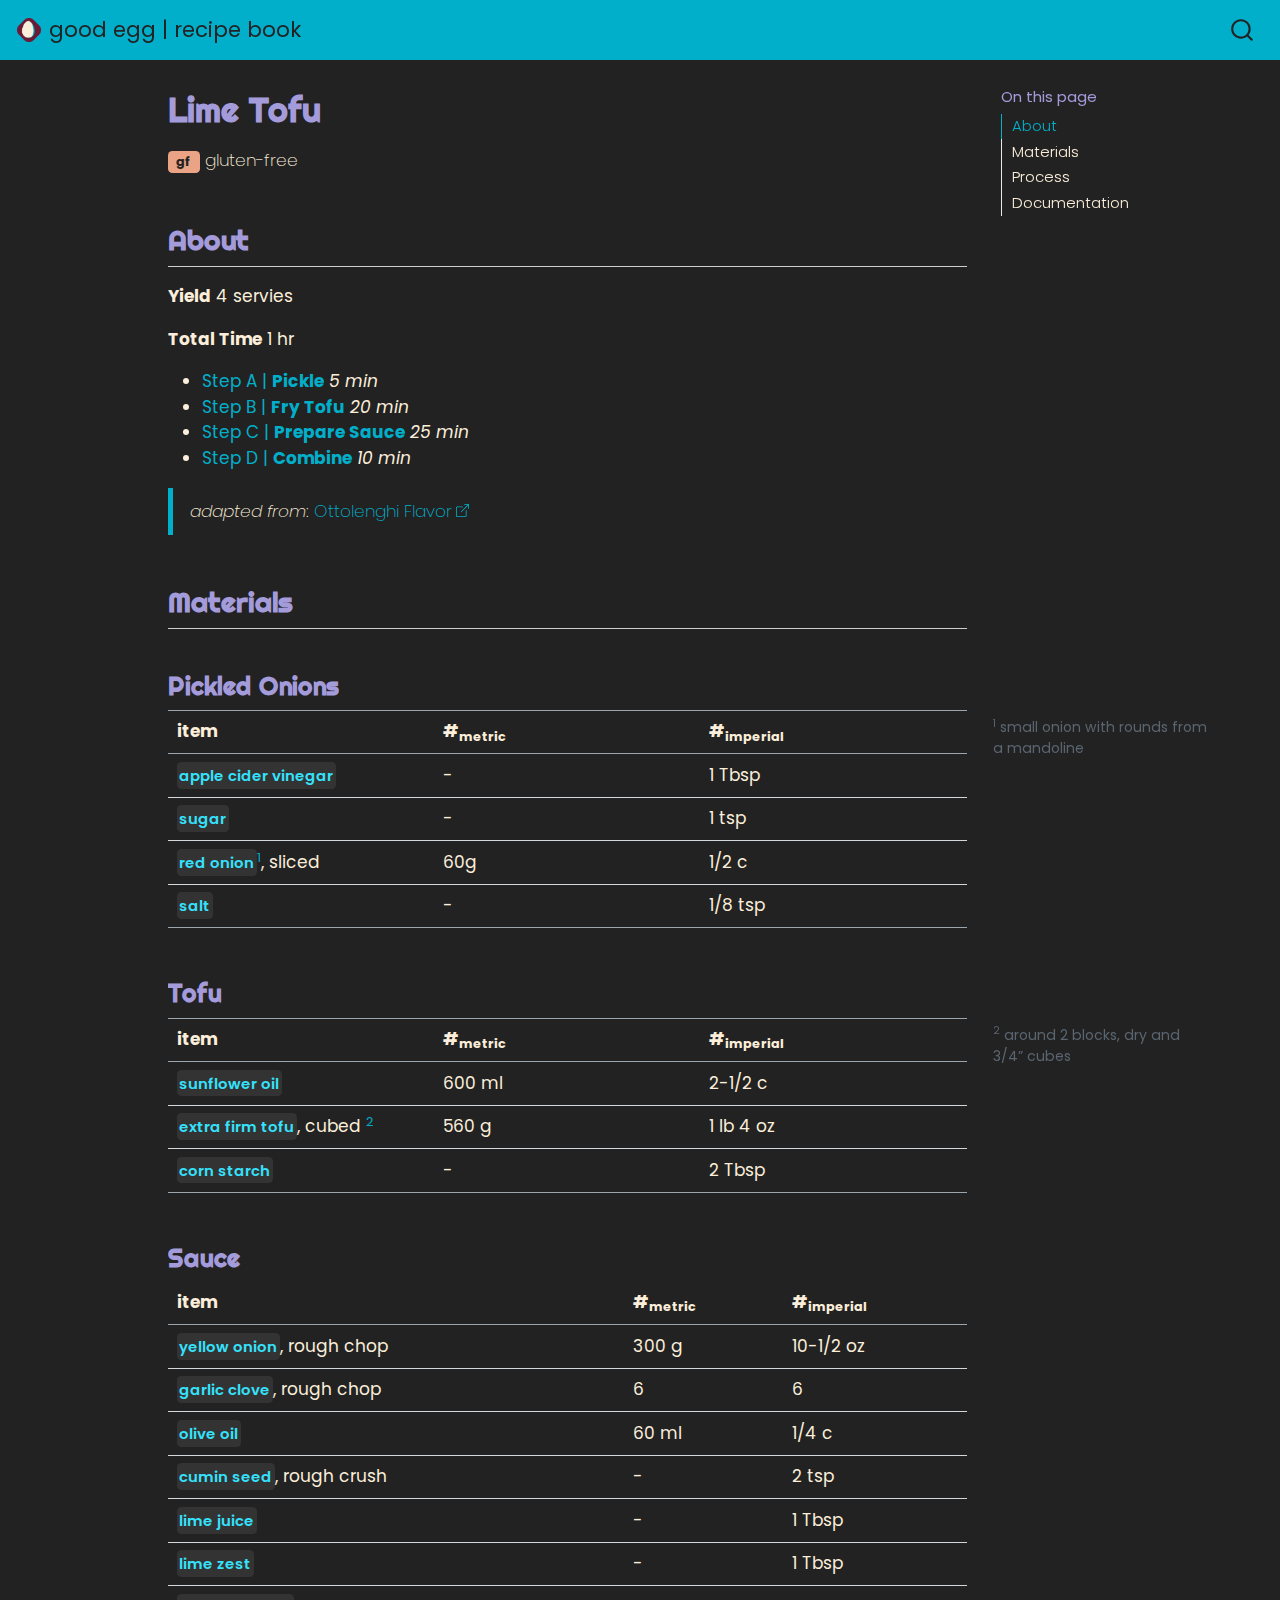
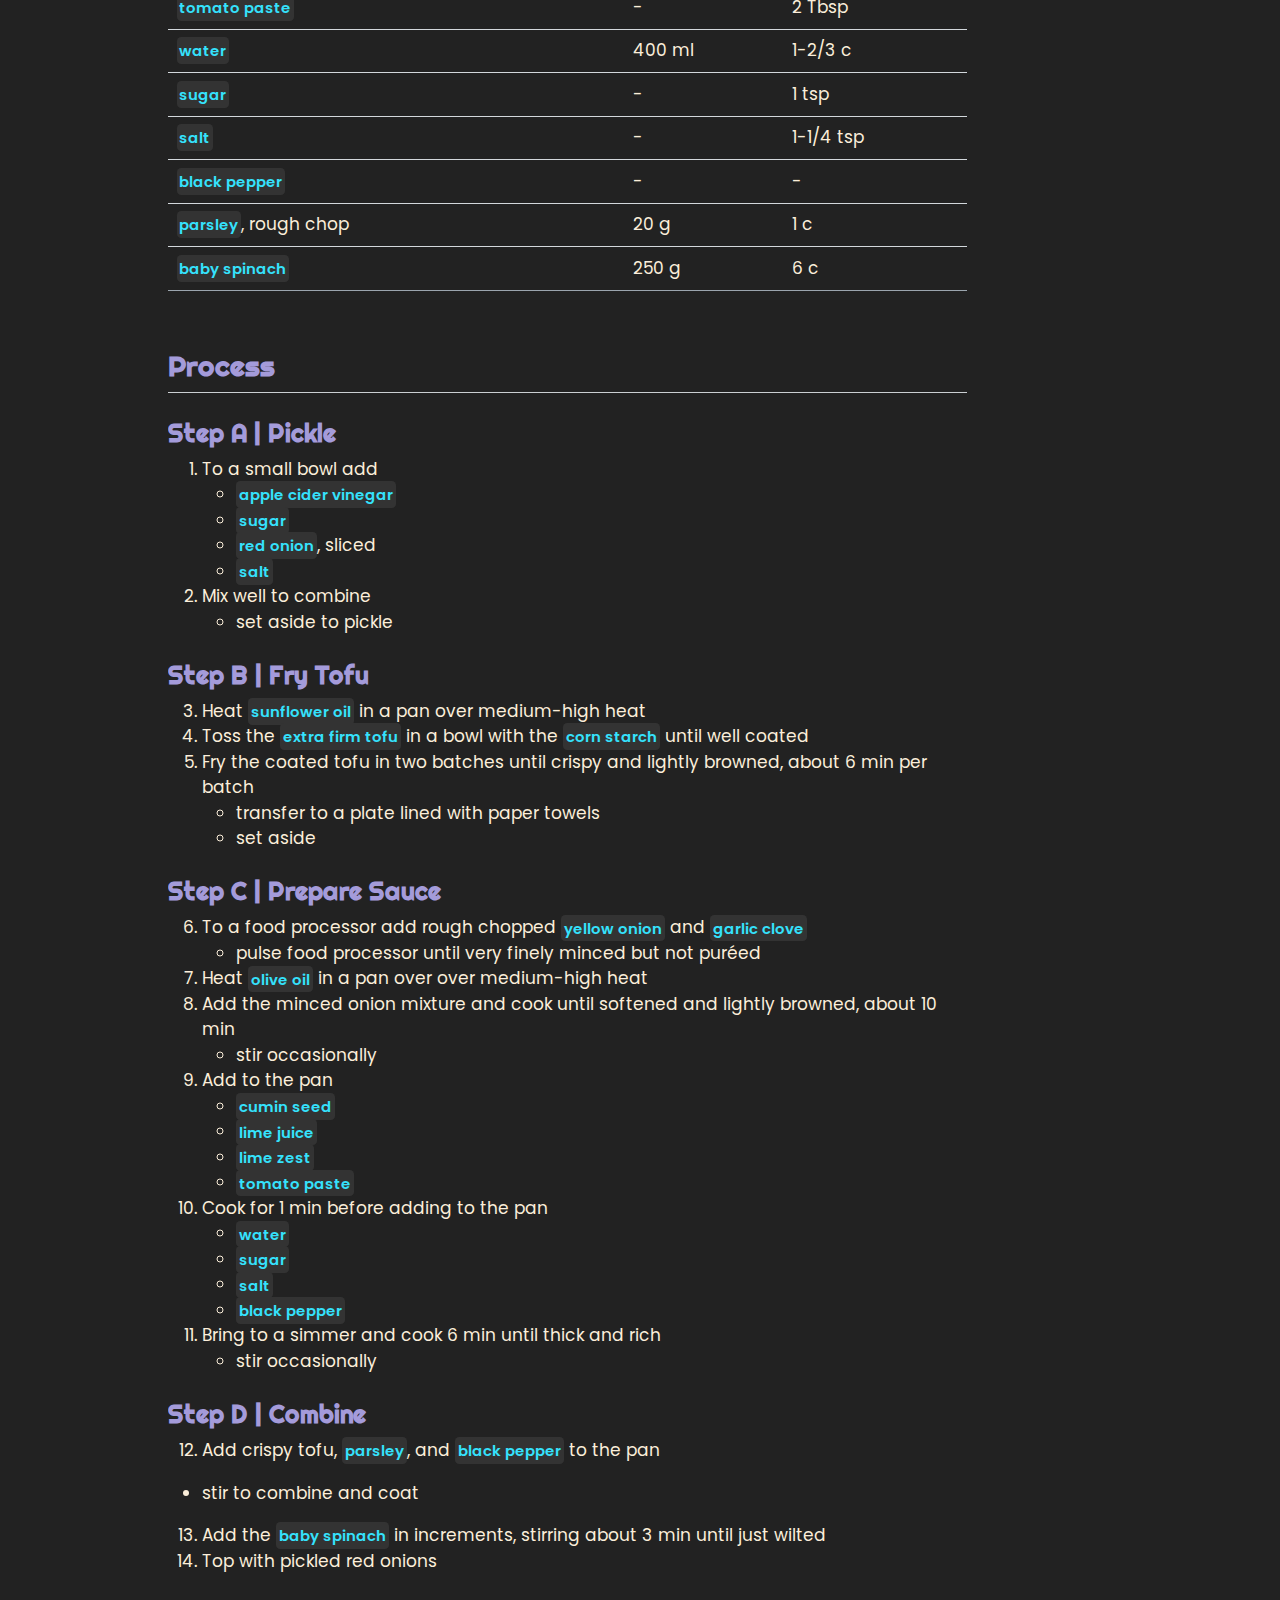
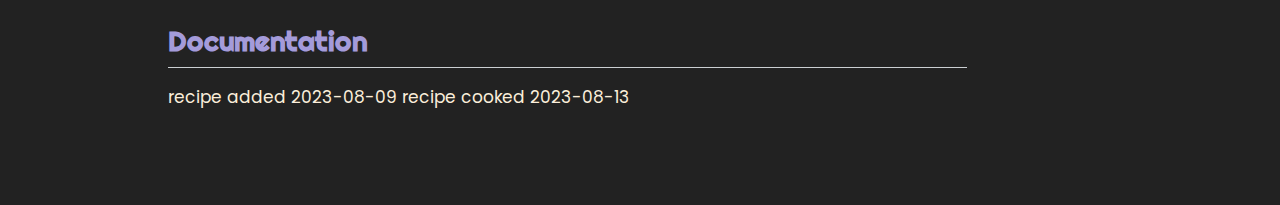
<file: docs/recipes/lime-tofu.html>
<!DOCTYPE html>
<html xmlns="http://www.w3.org/1999/xhtml" lang="en" xml:lang="en"><head>

<meta charset="utf-8">
<meta name="generator" content="quarto-1.3.433">

<meta name="viewport" content="width=device-width, initial-scale=1.0, user-scalable=yes">


<title>Lime Tofu</title>
<style>
code{white-space: pre-wrap;}
span.smallcaps{font-variant: small-caps;}
div.columns{display: flex; gap: min(4vw, 1.5em);}
div.column{flex: auto; overflow-x: auto;}
div.hanging-indent{margin-left: 1.5em; text-indent: -1.5em;}
ul.task-list{list-style: none;}
ul.task-list li input[type="checkbox"] {
  width: 0.8em;
  margin: 0 0.8em 0.2em -1em; /* quarto-specific, see https://github.com/quarto-dev/quarto-cli/issues/4556 */ 
  vertical-align: middle;
}
</style>


<script src="../site_libs/quarto-nav/quarto-nav.js"></script>
<script src="../site_libs/quarto-nav/headroom.min.js"></script>
<script src="../site_libs/clipboard/clipboard.min.js"></script>
<script src="../site_libs/quarto-search/autocomplete.umd.js"></script>
<script src="../site_libs/quarto-search/fuse.min.js"></script>
<script src="../site_libs/quarto-search/quarto-search.js"></script>
<meta name="quarto:offset" content="../">
<link href="../favicon.ico" rel="icon">
<script src="../site_libs/quarto-html/quarto.js"></script>
<script src="../site_libs/quarto-html/popper.min.js"></script>
<script src="../site_libs/quarto-html/tippy.umd.min.js"></script>
<link href="../site_libs/quarto-html/tippy.css" rel="stylesheet">
<link href="../site_libs/quarto-html/quarto-syntax-highlighting.css" rel="stylesheet" id="quarto-text-highlighting-styles">
<script src="../site_libs/bootstrap/bootstrap.min.js"></script>
<link href="../site_libs/bootstrap/bootstrap-icons.css" rel="stylesheet">
<link href="../site_libs/bootstrap/bootstrap.min.css" rel="stylesheet" id="quarto-bootstrap" data-mode="light">
<script id="quarto-search-options" type="application/json">{
  "location": "navbar",
  "copy-button": false,
  "collapse-after": 3,
  "panel-placement": "end",
  "type": "overlay",
  "limit": 20,
  "language": {
    "search-no-results-text": "No results",
    "search-matching-documents-text": "matching documents",
    "search-copy-link-title": "Copy link to search",
    "search-hide-matches-text": "Hide additional matches",
    "search-more-match-text": "more match in this document",
    "search-more-matches-text": "more matches in this document",
    "search-clear-button-title": "Clear",
    "search-detached-cancel-button-title": "Cancel",
    "search-submit-button-title": "Submit",
    "search-label": "Search"
  }
}</script>


</head>

<body class="nav-fixed">

<div id="quarto-search-results"></div>
  <header id="quarto-header" class="headroom fixed-top">
    <nav class="navbar navbar-expand-lg navbar-dark ">
      <div class="navbar-container container-fluid">
      <div class="navbar-brand-container">
    <a href="../index.html" class="navbar-brand navbar-brand-logo">
    <img src="../resources\logo-alt.png" alt="" class="navbar-logo">
    </a>
    <a class="navbar-brand" href="../index.html">
    <span class="navbar-title">good egg | recipe book</span>
    </a>
  </div>
        <div class="quarto-navbar-tools ms-auto">
</div>
          <div id="quarto-search" class="" title="Search"></div>
      </div> <!-- /container-fluid -->
    </nav>
</header>
<!-- content -->
<div id="quarto-content" class="quarto-container page-columns page-rows-contents page-layout-article page-navbar">
<!-- sidebar -->
<!-- margin-sidebar -->
    <div id="quarto-margin-sidebar" class="sidebar margin-sidebar">
        <nav id="TOC" role="doc-toc" class="toc-active">
    <h2 id="toc-title">On this page</h2>
   
  <ul>
  <li><a href="#about" id="toc-about" class="nav-link active" data-scroll-target="#about">About</a></li>
  <li><a href="#materials" id="toc-materials" class="nav-link" data-scroll-target="#materials">Materials</a>
  <ul class="collapse">
  <li><a href="#pickled-onions" id="toc-pickled-onions" class="nav-link" data-scroll-target="#pickled-onions">Pickled Onions</a></li>
  <li><a href="#tofu" id="toc-tofu" class="nav-link" data-scroll-target="#tofu">Tofu</a></li>
  <li><a href="#sauce" id="toc-sauce" class="nav-link" data-scroll-target="#sauce">Sauce</a></li>
  </ul></li>
  <li><a href="#process" id="toc-process" class="nav-link" data-scroll-target="#process">Process</a>
  <ul class="collapse">
  <li><a href="#sec-process-a" id="toc-sec-process-a" class="nav-link" data-scroll-target="#sec-process-a">Step A | Pickle</a></li>
  <li><a href="#sec-process-b" id="toc-sec-process-b" class="nav-link" data-scroll-target="#sec-process-b">Step B | Fry Tofu</a></li>
  <li><a href="#sec-process-c" id="toc-sec-process-c" class="nav-link" data-scroll-target="#sec-process-c">Step C | Prepare Sauce</a></li>
  <li><a href="#sec-process-d" id="toc-sec-process-d" class="nav-link" data-scroll-target="#sec-process-d">Step D | Combine</a></li>
  </ul></li>
  <li><a href="#documentation" id="toc-documentation" class="nav-link" data-scroll-target="#documentation">Documentation</a></li>
  </ul>
</nav>
    </div>
<!-- main -->
<main class="content page-columns page-full" id="quarto-document-content">

<header id="title-block-header" class="quarto-title-block default">
<div class="quarto-title">
<h1 class="title">Lime Tofu</h1>
</div>



<div class="quarto-title-meta">

    
  
    
  </div>
  

</header>

<p><span class="badge bg-warning">gf</span><span class="tag-description"> gluten-free</span></p>
<section id="about" class="level2">
<h2 data-anchor-id="about">About</h2>
<p><strong>Yield</strong> 4 servies</p>
<p><strong>Total Time</strong> 1 hr</p>
<ul>
<li><a href="#sec-process-a">Step A | <strong>Pickle</strong></a> <em>5 min</em></li>
<li><a href="#sec-process-b">Step B | <strong>Fry Tofu</strong></a> <em>20 min</em></li>
<li><a href="#sec-process-c">Step C | <strong>Prepare Sauce</strong></a> <em>25 min</em></li>
<li><a href="#sec-process-d">Step D | <strong>Combine</strong></a> <em>10 min</em></li>
</ul>
<blockquote class="blockquote">
<p><em>adapted from</em>: <a href="https://ottolenghi.co.uk/recipes/noors-black-lime-tofu-flavour">Ottolenghi Flavor</a></p>
</blockquote>
</section>
<section id="materials" class="level2 page-columns page-full">
<h2 data-anchor-id="materials">Materials</h2>
<section id="pickled-onions" class="level3 page-columns page-full">
<h3 data-anchor-id="pickled-onions">Pickled Onions</h3>
<table class="table">
<colgroup>
<col style="width: 33%">
<col style="width: 33%">
<col style="width: 33%">
</colgroup>
<thead>
<tr class="header">
<th>item</th>
<th>#<sub>metric</sub></th>
<th>#<sub>imperial</sub></th>
</tr>
</thead>
<tbody>
<tr class="odd">
<td><code>apple cider vinegar</code></td>
<td>-</td>
<td>1 Tbsp</td>
</tr>
<tr class="even">
<td><code>sugar</code></td>
<td>-</td>
<td>1 tsp</td>
</tr>
<tr class="odd">
<td><code>red onion</code><a href="#fn1" class="footnote-ref" id="fnref1" role="doc-noteref"><sup>1</sup></a>, sliced</td>
<td>60g</td>
<td>1/2 c</td>
</tr>
<tr class="even">
<td><code>salt</code></td>
<td>-</td>
<td>1/8 tsp</td>
</tr>
</tbody>
</table>
<div class="no-row-height column-margin column-container"><li id="fn1"><p><sup>1</sup>&nbsp;small onion with rounds from a mandoline</p></li></div></section>
<section id="tofu" class="level3 page-columns page-full">
<h3 data-anchor-id="tofu">Tofu</h3>
<table class="table">
<colgroup>
<col style="width: 33%">
<col style="width: 33%">
<col style="width: 33%">
</colgroup>
<thead>
<tr class="header">
<th>item</th>
<th>#<sub>metric</sub></th>
<th>#<sub>imperial</sub></th>
</tr>
</thead>
<tbody>
<tr class="odd">
<td><code>sunflower oil</code></td>
<td>600 ml</td>
<td>2-1/2 c</td>
</tr>
<tr class="even">
<td><code>extra firm tofu</code>, cubed <a href="#fn2" class="footnote-ref" id="fnref2" role="doc-noteref"><sup>2</sup></a></td>
<td>560 g</td>
<td>1 lb 4 oz</td>
</tr>
<tr class="odd">
<td><code>corn starch</code></td>
<td>-</td>
<td>2 Tbsp</td>
</tr>
</tbody>
</table>
<div class="no-row-height column-margin column-container"><li id="fn2"><p><sup>2</sup>&nbsp;around 2 blocks, dry and 3/4” cubes</p></li></div></section>
<section id="sauce" class="level3">
<h3 data-anchor-id="sauce">Sauce</h3>
<table class="table">
<thead>
<tr class="header">
<th>item</th>
<th>#<sub>metric</sub></th>
<th>#<sub>imperial</sub></th>
</tr>
</thead>
<tbody>
<tr class="odd">
<td><code>yellow onion</code>, rough chop</td>
<td>300 g</td>
<td>10-1/2 oz</td>
</tr>
<tr class="even">
<td><code>garlic clove</code>, rough chop</td>
<td>6</td>
<td>6</td>
</tr>
<tr class="odd">
<td><code>olive oil</code></td>
<td>60 ml</td>
<td>1/4 c</td>
</tr>
<tr class="even">
<td><code>cumin seed</code>, rough crush</td>
<td>-</td>
<td>2 tsp</td>
</tr>
<tr class="odd">
<td><code>lime juice</code></td>
<td>-</td>
<td>1 Tbsp</td>
</tr>
<tr class="even">
<td><code>lime zest</code></td>
<td>-</td>
<td>1 Tbsp</td>
</tr>
<tr class="odd">
<td><code>tomato paste</code></td>
<td>-</td>
<td>2 Tbsp</td>
</tr>
<tr class="even">
<td><code>water</code></td>
<td>400 ml</td>
<td>1-2/3 c</td>
</tr>
<tr class="odd">
<td><code>sugar</code></td>
<td>-</td>
<td>1 tsp</td>
</tr>
<tr class="even">
<td><code>salt</code></td>
<td>-</td>
<td>1-1/4 tsp</td>
</tr>
<tr class="odd">
<td><code>black pepper</code></td>
<td>-</td>
<td>-</td>
</tr>
<tr class="even">
<td><code>parsley</code>, rough chop</td>
<td>20 g</td>
<td>1 c</td>
</tr>
<tr class="odd">
<td><code>baby spinach</code></td>
<td>250 g</td>
<td>6 c</td>
</tr>
</tbody>
</table>
</section>
</section>
<section id="process" class="level2">
<h2 data-anchor-id="process">Process</h2>
<section id="sec-process-a" class="level3">
<h3 data-anchor-id="sec-process-a">Step A | Pickle</h3>
<ol type="1">
<li>To a small bowl add
<ul>
<li><code>apple cider vinegar</code></li>
<li><code>sugar</code></li>
<li><code>red onion</code>, sliced</li>
<li><code>salt</code></li>
</ul></li>
<li>Mix well to combine
<ul>
<li>set aside to pickle</li>
</ul></li>
</ol>
</section>
<section id="sec-process-b" class="level3">
<h3 data-anchor-id="sec-process-b">Step B | Fry Tofu</h3>
<ol start="3" type="1">
<li>Heat <code>sunflower oil</code> in a pan over medium-high heat</li>
<li>Toss the <code>extra firm tofu</code> in a bowl with the <code>corn starch</code> until well coated</li>
<li>Fry the coated tofu in two batches until crispy and lightly browned, about 6 min per batch
<ul>
<li>transfer to a plate lined with paper towels</li>
<li>set aside</li>
</ul></li>
</ol>
</section>
<section id="sec-process-c" class="level3">
<h3 data-anchor-id="sec-process-c">Step C | Prepare Sauce</h3>
<ol start="6" type="1">
<li>To a food processor add rough chopped <code>yellow onion</code> and <code>garlic clove</code>
<ul>
<li>pulse food processor until very finely minced but not puréed</li>
</ul></li>
<li>Heat <code>olive oil</code> in a pan over over medium-high heat</li>
<li>Add the minced onion mixture and cook until softened and lightly browned, about 10 min
<ul>
<li>stir occasionally</li>
</ul></li>
<li>Add to the pan
<ul>
<li><code>cumin seed</code></li>
<li><code>lime juice</code></li>
<li><code>lime zest</code></li>
<li><code>tomato paste</code></li>
</ul></li>
<li>Cook for 1 min before adding to the pan
<ul>
<li><code>water</code></li>
<li><code>sugar</code></li>
<li><code>salt</code></li>
<li><code>black pepper</code></li>
</ul></li>
<li>Bring to a simmer and cook 6 min until thick and rich
<ul>
<li>stir occasionally</li>
</ul></li>
</ol>
</section>
<section id="sec-process-d" class="level3">
<h3 data-anchor-id="sec-process-d">Step D | Combine</h3>
<ol start="12" type="1">
<li>Add crispy tofu, <code>parsley</code>, and <code>black pepper</code> to the pan</li>
</ol>
<ul>
<li>stir to combine and coat</li>
</ul>
<ol start="13" type="1">
<li>Add the <code>baby spinach</code> in increments, stirring about 3 min until just wilted</li>
<li>Top with pickled red onions</li>
</ol>
</section>
</section>
<section id="documentation" class="level2">
<h2 data-anchor-id="documentation">Documentation</h2>
<p>recipe added 2023-08-09 recipe cooked 2023-08-13</p>


</section>


</main> <!-- /main -->
<script id="quarto-html-after-body" type="application/javascript">
window.document.addEventListener("DOMContentLoaded", function (event) {
  const toggleBodyColorMode = (bsSheetEl) => {
    const mode = bsSheetEl.getAttribute("data-mode");
    const bodyEl = window.document.querySelector("body");
    if (mode === "dark") {
      bodyEl.classList.add("quarto-dark");
      bodyEl.classList.remove("quarto-light");
    } else {
      bodyEl.classList.add("quarto-light");
      bodyEl.classList.remove("quarto-dark");
    }
  }
  const toggleBodyColorPrimary = () => {
    const bsSheetEl = window.document.querySelector("link#quarto-bootstrap");
    if (bsSheetEl) {
      toggleBodyColorMode(bsSheetEl);
    }
  }
  toggleBodyColorPrimary();  
  const isCodeAnnotation = (el) => {
    for (const clz of el.classList) {
      if (clz.startsWith('code-annotation-')) {                     
        return true;
      }
    }
    return false;
  }
  const clipboard = new window.ClipboardJS('.code-copy-button', {
    text: function(trigger) {
      const codeEl = trigger.previousElementSibling.cloneNode(true);
      for (const childEl of codeEl.children) {
        if (isCodeAnnotation(childEl)) {
          childEl.remove();
        }
      }
      return codeEl.innerText;
    }
  });
  clipboard.on('success', function(e) {
    // button target
    const button = e.trigger;
    // don't keep focus
    button.blur();
    // flash "checked"
    button.classList.add('code-copy-button-checked');
    var currentTitle = button.getAttribute("title");
    button.setAttribute("title", "Copied!");
    let tooltip;
    if (window.bootstrap) {
      button.setAttribute("data-bs-toggle", "tooltip");
      button.setAttribute("data-bs-placement", "left");
      button.setAttribute("data-bs-title", "Copied!");
      tooltip = new bootstrap.Tooltip(button, 
        { trigger: "manual", 
          customClass: "code-copy-button-tooltip",
          offset: [0, -8]});
      tooltip.show();    
    }
    setTimeout(function() {
      if (tooltip) {
        tooltip.hide();
        button.removeAttribute("data-bs-title");
        button.removeAttribute("data-bs-toggle");
        button.removeAttribute("data-bs-placement");
      }
      button.setAttribute("title", currentTitle);
      button.classList.remove('code-copy-button-checked');
    }, 1000);
    // clear code selection
    e.clearSelection();
  });
  function tippyHover(el, contentFn) {
    const config = {
      allowHTML: true,
      content: contentFn,
      maxWidth: 500,
      delay: 100,
      arrow: false,
      appendTo: function(el) {
          return el.parentElement;
      },
      interactive: true,
      interactiveBorder: 10,
      theme: 'quarto',
      placement: 'bottom-start'
    };
    window.tippy(el, config); 
  }
  const noterefs = window.document.querySelectorAll('a[role="doc-noteref"]');
  for (var i=0; i<noterefs.length; i++) {
    const ref = noterefs[i];
    tippyHover(ref, function() {
      // use id or data attribute instead here
      let href = ref.getAttribute('data-footnote-href') || ref.getAttribute('href');
      try { href = new URL(href).hash; } catch {}
      const id = href.replace(/^#\/?/, "");
      const note = window.document.getElementById(id);
      return note.innerHTML;
    });
  }
      let selectedAnnoteEl;
      const selectorForAnnotation = ( cell, annotation) => {
        let cellAttr = 'data-code-cell="' + cell + '"';
        let lineAttr = 'data-code-annotation="' +  annotation + '"';
        const selector = 'span[' + cellAttr + '][' + lineAttr + ']';
        return selector;
      }
      const selectCodeLines = (annoteEl) => {
        const doc = window.document;
        const targetCell = annoteEl.getAttribute("data-target-cell");
        const targetAnnotation = annoteEl.getAttribute("data-target-annotation");
        const annoteSpan = window.document.querySelector(selectorForAnnotation(targetCell, targetAnnotation));
        const lines = annoteSpan.getAttribute("data-code-lines").split(",");
        const lineIds = lines.map((line) => {
          return targetCell + "-" + line;
        })
        let top = null;
        let height = null;
        let parent = null;
        if (lineIds.length > 0) {
            //compute the position of the single el (top and bottom and make a div)
            const el = window.document.getElementById(lineIds[0]);
            top = el.offsetTop;
            height = el.offsetHeight;
            parent = el.parentElement.parentElement;
          if (lineIds.length > 1) {
            const lastEl = window.document.getElementById(lineIds[lineIds.length - 1]);
            const bottom = lastEl.offsetTop + lastEl.offsetHeight;
            height = bottom - top;
          }
          if (top !== null && height !== null && parent !== null) {
            // cook up a div (if necessary) and position it 
            let div = window.document.getElementById("code-annotation-line-highlight");
            if (div === null) {
              div = window.document.createElement("div");
              div.setAttribute("id", "code-annotation-line-highlight");
              div.style.position = 'absolute';
              parent.appendChild(div);
            }
            div.style.top = top - 2 + "px";
            div.style.height = height + 4 + "px";
            let gutterDiv = window.document.getElementById("code-annotation-line-highlight-gutter");
            if (gutterDiv === null) {
              gutterDiv = window.document.createElement("div");
              gutterDiv.setAttribute("id", "code-annotation-line-highlight-gutter");
              gutterDiv.style.position = 'absolute';
              const codeCell = window.document.getElementById(targetCell);
              const gutter = codeCell.querySelector('.code-annotation-gutter');
              gutter.appendChild(gutterDiv);
            }
            gutterDiv.style.top = top - 2 + "px";
            gutterDiv.style.height = height + 4 + "px";
          }
          selectedAnnoteEl = annoteEl;
        }
      };
      const unselectCodeLines = () => {
        const elementsIds = ["code-annotation-line-highlight", "code-annotation-line-highlight-gutter"];
        elementsIds.forEach((elId) => {
          const div = window.document.getElementById(elId);
          if (div) {
            div.remove();
          }
        });
        selectedAnnoteEl = undefined;
      };
      // Attach click handler to the DT
      const annoteDls = window.document.querySelectorAll('dt[data-target-cell]');
      for (const annoteDlNode of annoteDls) {
        annoteDlNode.addEventListener('click', (event) => {
          const clickedEl = event.target;
          if (clickedEl !== selectedAnnoteEl) {
            unselectCodeLines();
            const activeEl = window.document.querySelector('dt[data-target-cell].code-annotation-active');
            if (activeEl) {
              activeEl.classList.remove('code-annotation-active');
            }
            selectCodeLines(clickedEl);
            clickedEl.classList.add('code-annotation-active');
          } else {
            // Unselect the line
            unselectCodeLines();
            clickedEl.classList.remove('code-annotation-active');
          }
        });
      }
  const findCites = (el) => {
    const parentEl = el.parentElement;
    if (parentEl) {
      const cites = parentEl.dataset.cites;
      if (cites) {
        return {
          el,
          cites: cites.split(' ')
        };
      } else {
        return findCites(el.parentElement)
      }
    } else {
      return undefined;
    }
  };
  var bibliorefs = window.document.querySelectorAll('a[role="doc-biblioref"]');
  for (var i=0; i<bibliorefs.length; i++) {
    const ref = bibliorefs[i];
    const citeInfo = findCites(ref);
    if (citeInfo) {
      tippyHover(citeInfo.el, function() {
        var popup = window.document.createElement('div');
        citeInfo.cites.forEach(function(cite) {
          var citeDiv = window.document.createElement('div');
          citeDiv.classList.add('hanging-indent');
          citeDiv.classList.add('csl-entry');
          var biblioDiv = window.document.getElementById('ref-' + cite);
          if (biblioDiv) {
            citeDiv.innerHTML = biblioDiv.innerHTML;
          }
          popup.appendChild(citeDiv);
        });
        return popup.innerHTML;
      });
    }
  }
    var localhostRegex = new RegExp(/^(?:http|https):\/\/localhost\:?[0-9]*\//);
      var filterRegex = new RegExp('/' + window.location.host + '/');
    var isInternal = (href) => {
        return filterRegex.test(href) || localhostRegex.test(href);
    }
    // Inspect non-navigation links and adorn them if external
 	var links = window.document.querySelectorAll('a[href]:not(.nav-link):not(.navbar-brand):not(.toc-action):not(.sidebar-link):not(.sidebar-item-toggle):not(.pagination-link):not(.no-external):not([aria-hidden]):not(.dropdown-item)');
    for (var i=0; i<links.length; i++) {
      const link = links[i];
      if (!isInternal(link.href)) {
          // default icon
          link.classList.add("external");
      }
    }
});
</script>
</div> <!-- /content -->



</body></html>
</file>
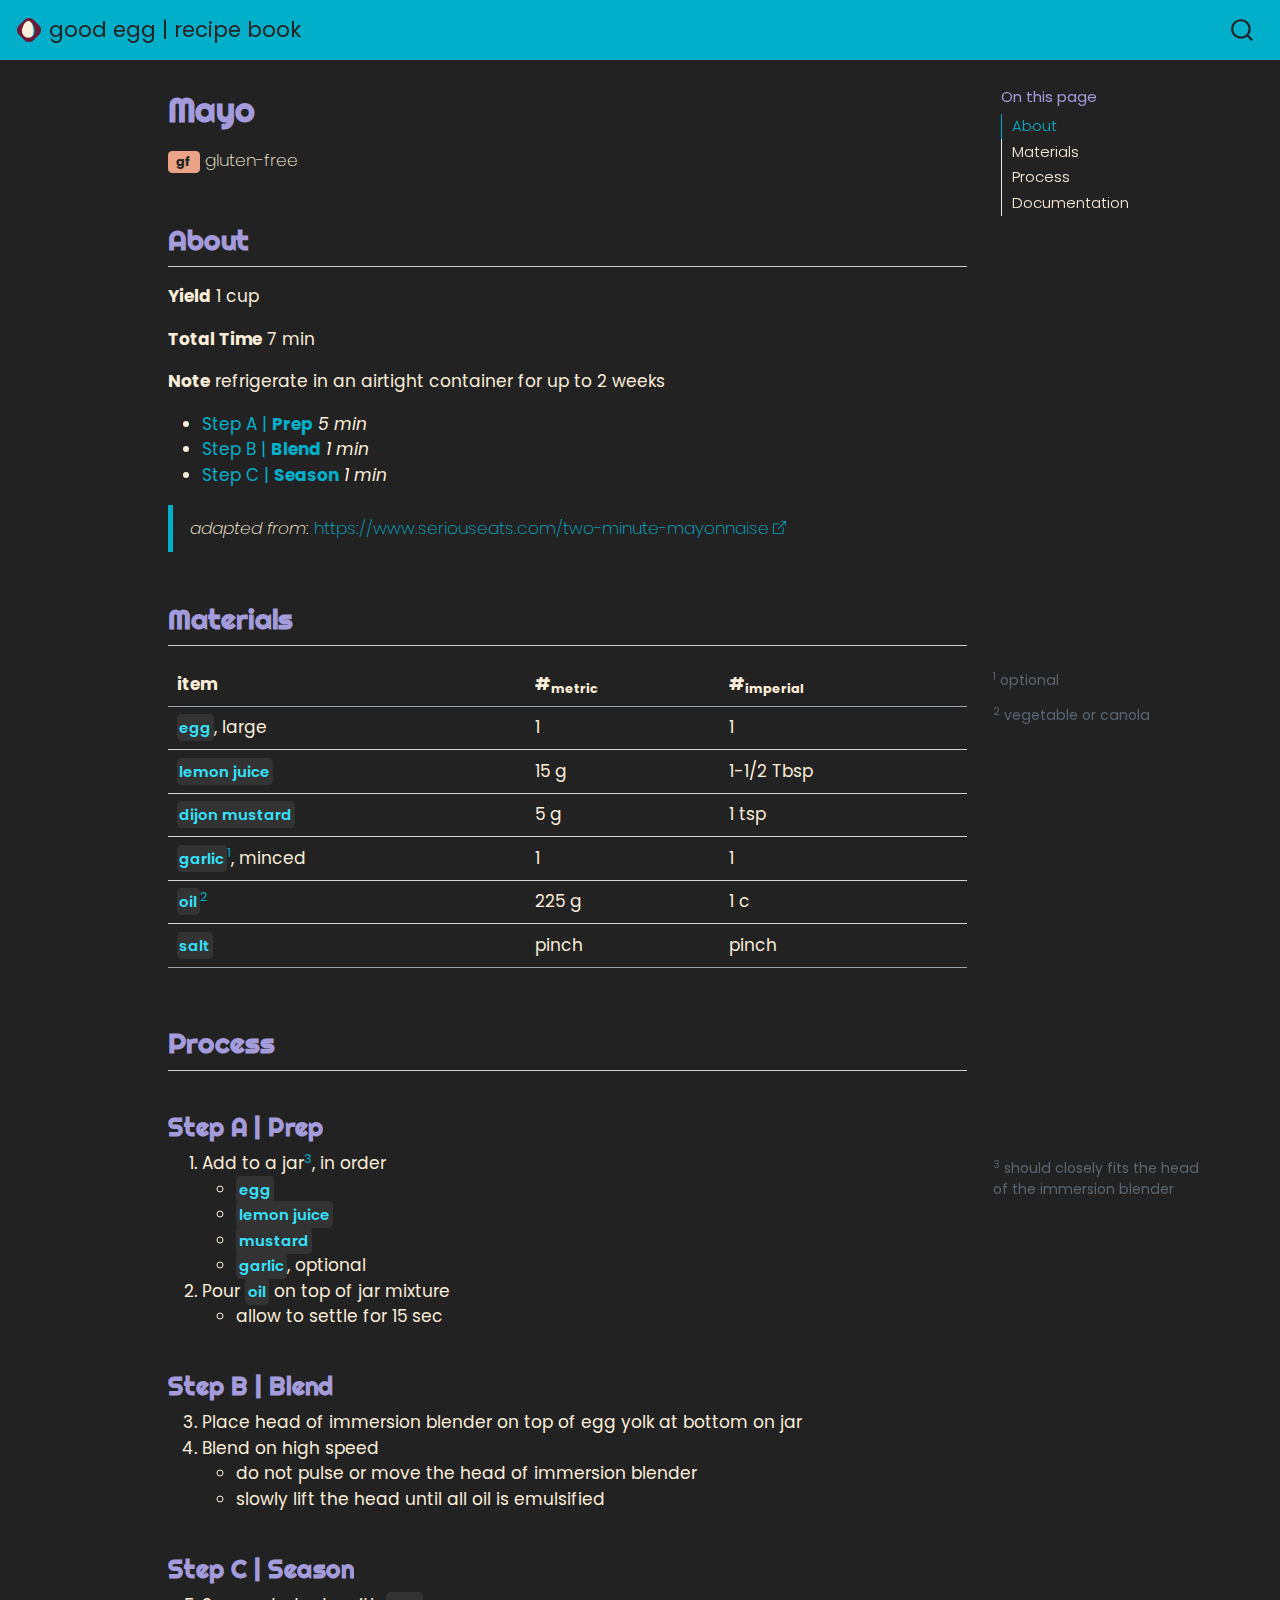
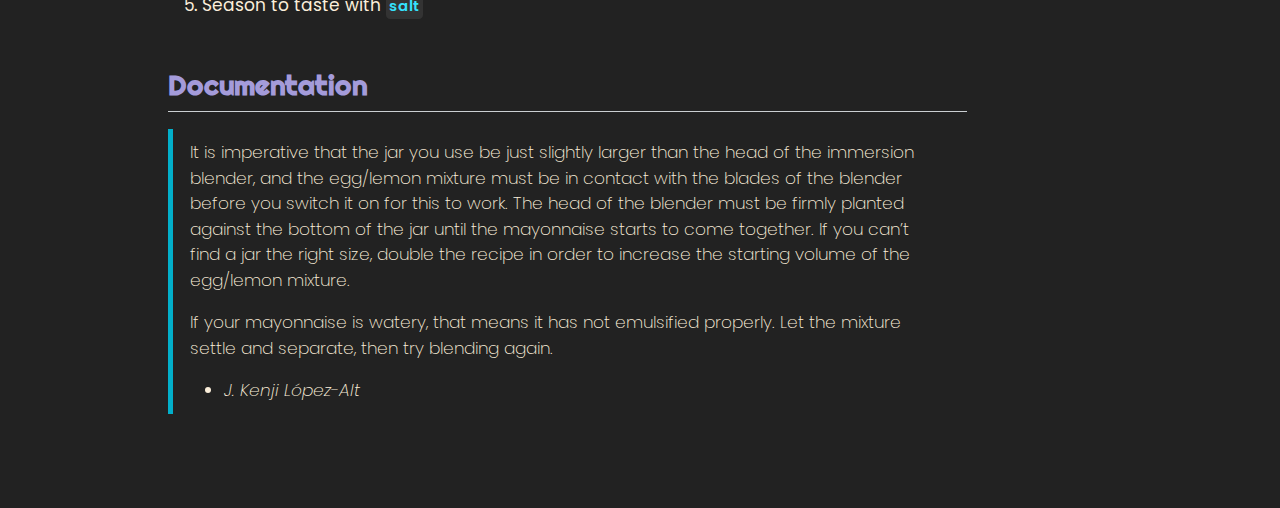
<file: docs/recipes/mayo.html>
<!DOCTYPE html>
<html xmlns="http://www.w3.org/1999/xhtml" lang="en" xml:lang="en"><head>

<meta charset="utf-8">
<meta name="generator" content="quarto-1.3.433">

<meta name="viewport" content="width=device-width, initial-scale=1.0, user-scalable=yes">


<title>Mayo</title>
<style>
code{white-space: pre-wrap;}
span.smallcaps{font-variant: small-caps;}
div.columns{display: flex; gap: min(4vw, 1.5em);}
div.column{flex: auto; overflow-x: auto;}
div.hanging-indent{margin-left: 1.5em; text-indent: -1.5em;}
ul.task-list{list-style: none;}
ul.task-list li input[type="checkbox"] {
  width: 0.8em;
  margin: 0 0.8em 0.2em -1em; /* quarto-specific, see https://github.com/quarto-dev/quarto-cli/issues/4556 */ 
  vertical-align: middle;
}
</style>


<script src="../site_libs/quarto-nav/quarto-nav.js"></script>
<script src="../site_libs/quarto-nav/headroom.min.js"></script>
<script src="../site_libs/clipboard/clipboard.min.js"></script>
<script src="../site_libs/quarto-search/autocomplete.umd.js"></script>
<script src="../site_libs/quarto-search/fuse.min.js"></script>
<script src="../site_libs/quarto-search/quarto-search.js"></script>
<meta name="quarto:offset" content="../">
<link href="../favicon.ico" rel="icon">
<script src="../site_libs/quarto-html/quarto.js"></script>
<script src="../site_libs/quarto-html/popper.min.js"></script>
<script src="../site_libs/quarto-html/tippy.umd.min.js"></script>
<link href="../site_libs/quarto-html/tippy.css" rel="stylesheet">
<link href="../site_libs/quarto-html/quarto-syntax-highlighting.css" rel="stylesheet" id="quarto-text-highlighting-styles">
<script src="../site_libs/bootstrap/bootstrap.min.js"></script>
<link href="../site_libs/bootstrap/bootstrap-icons.css" rel="stylesheet">
<link href="../site_libs/bootstrap/bootstrap.min.css" rel="stylesheet" id="quarto-bootstrap" data-mode="light">
<script id="quarto-search-options" type="application/json">{
  "location": "navbar",
  "copy-button": false,
  "collapse-after": 3,
  "panel-placement": "end",
  "type": "overlay",
  "limit": 20,
  "language": {
    "search-no-results-text": "No results",
    "search-matching-documents-text": "matching documents",
    "search-copy-link-title": "Copy link to search",
    "search-hide-matches-text": "Hide additional matches",
    "search-more-match-text": "more match in this document",
    "search-more-matches-text": "more matches in this document",
    "search-clear-button-title": "Clear",
    "search-detached-cancel-button-title": "Cancel",
    "search-submit-button-title": "Submit",
    "search-label": "Search"
  }
}</script>


</head>

<body class="nav-fixed">

<div id="quarto-search-results"></div>
  <header id="quarto-header" class="headroom fixed-top">
    <nav class="navbar navbar-expand-lg navbar-dark ">
      <div class="navbar-container container-fluid">
      <div class="navbar-brand-container">
    <a href="../index.html" class="navbar-brand navbar-brand-logo">
    <img src="../resources\logo-alt.png" alt="" class="navbar-logo">
    </a>
    <a class="navbar-brand" href="../index.html">
    <span class="navbar-title">good egg | recipe book</span>
    </a>
  </div>
        <div class="quarto-navbar-tools ms-auto">
</div>
          <div id="quarto-search" class="" title="Search"></div>
      </div> <!-- /container-fluid -->
    </nav>
</header>
<!-- content -->
<div id="quarto-content" class="quarto-container page-columns page-rows-contents page-layout-article page-navbar">
<!-- sidebar -->
<!-- margin-sidebar -->
    <div id="quarto-margin-sidebar" class="sidebar margin-sidebar">
        <nav id="TOC" role="doc-toc" class="toc-active">
    <h2 id="toc-title">On this page</h2>
   
  <ul>
  <li><a href="#about" id="toc-about" class="nav-link active" data-scroll-target="#about">About</a></li>
  <li><a href="#materials" id="toc-materials" class="nav-link" data-scroll-target="#materials">Materials</a></li>
  <li><a href="#process" id="toc-process" class="nav-link" data-scroll-target="#process">Process</a>
  <ul class="collapse">
  <li><a href="#sec-process-a" id="toc-sec-process-a" class="nav-link" data-scroll-target="#sec-process-a">Step A | Prep</a></li>
  <li><a href="#sec-process-b" id="toc-sec-process-b" class="nav-link" data-scroll-target="#sec-process-b">Step B | Blend</a></li>
  <li><a href="#sec-process-c" id="toc-sec-process-c" class="nav-link" data-scroll-target="#sec-process-c">Step C | Season</a></li>
  </ul></li>
  <li><a href="#documentation" id="toc-documentation" class="nav-link" data-scroll-target="#documentation">Documentation</a></li>
  </ul>
</nav>
    </div>
<!-- main -->
<main class="content page-columns page-full" id="quarto-document-content">

<header id="title-block-header" class="quarto-title-block default">
<div class="quarto-title">
<h1 class="title">Mayo</h1>
</div>



<div class="quarto-title-meta">

    
  
    
  </div>
  

</header>

<p><span class="badge bg-warning">gf</span><span class="tag-description"> gluten-free</span></p>
<section id="about" class="level2">
<h2 data-anchor-id="about">About</h2>
<p><strong>Yield</strong> 1 cup</p>
<p><strong>Total Time</strong> 7 min</p>
<p><strong>Note</strong> refrigerate in an airtight container for up to 2 weeks</p>
<ul>
<li><a href="#sec-process-a">Step A | <strong>Prep</strong></a> <em>5 min</em></li>
<li><a href="#sec-process-b">Step B | <strong>Blend</strong></a> <em>1 min</em></li>
<li><a href="#sec-process-c">Step C | <strong>Season</strong></a> <em>1 min</em></li>
</ul>
<blockquote class="blockquote">
<p><em>adapted from</em>: <a href="https://www.seriouseats.com/two-minute-mayonnaise">https://www.seriouseats.com/two-minute-mayonnaise</a></p>
</blockquote>
</section>
<section id="materials" class="level2 page-columns page-full">
<h2 data-anchor-id="materials">Materials</h2>
<table class="table">
<thead>
<tr class="header">
<th>item</th>
<th>#<sub>metric</sub></th>
<th>#<sub>imperial</sub></th>
</tr>
</thead>
<tbody>
<tr class="odd">
<td><code>egg</code>, large</td>
<td>1</td>
<td>1</td>
</tr>
<tr class="even">
<td><code>lemon juice</code></td>
<td>15 g</td>
<td>1-1/2 Tbsp</td>
</tr>
<tr class="odd">
<td><code>dijon mustard</code></td>
<td>5 g</td>
<td>1 tsp</td>
</tr>
<tr class="even">
<td><code>garlic</code><a href="#fn1" class="footnote-ref" id="fnref1" role="doc-noteref"><sup>1</sup></a>, minced</td>
<td>1</td>
<td>1</td>
</tr>
<tr class="odd">
<td><code>oil</code><a href="#fn2" class="footnote-ref" id="fnref2" role="doc-noteref"><sup>2</sup></a></td>
<td>225 g</td>
<td>1 c</td>
</tr>
<tr class="even">
<td><code>salt</code></td>
<td>pinch</td>
<td>pinch</td>
</tr>
</tbody>
</table>
<div class="no-row-height column-margin column-container"><li id="fn1"><p><sup>1</sup>&nbsp;optional</p></li><li id="fn2"><p><sup>2</sup>&nbsp;vegetable or canola</p></li></div></section>
<section id="process" class="level2 page-columns page-full">
<h2 data-anchor-id="process">Process</h2>
<section id="sec-process-a" class="level3 page-columns page-full">
<h3 data-anchor-id="sec-process-a">Step A | Prep</h3>
<ol type="1">
<li>Add to a jar<a href="#fn3" class="footnote-ref" id="fnref3" role="doc-noteref"><sup>3</sup></a>, in order
<ul>
<li><code>egg</code></li>
<li><code>lemon juice</code></li>
<li><code>mustard</code></li>
<li><code>garlic</code>, optional</li>
</ul></li>
<li>Pour <code>oil</code> on top of jar mixture
<ul>
<li>allow to settle for 15 sec</li>
</ul></li>
</ol>
<div class="no-row-height column-margin column-container"><li id="fn3"><p><sup>3</sup>&nbsp;should closely fits the head of the immersion blender</p></li></div></section>
<section id="sec-process-b" class="level3">
<h3 data-anchor-id="sec-process-b">Step B | Blend</h3>
<ol start="3" type="1">
<li>Place head of immersion blender on top of egg yolk at bottom on jar</li>
<li>Blend on high speed
<ul>
<li>do not pulse or move the head of immersion blender</li>
<li>slowly lift the head until all oil is emulsified</li>
</ul></li>
</ol>
</section>
<section id="sec-process-c" class="level3">
<h3 data-anchor-id="sec-process-c">Step C | Season</h3>
<ol start="5" type="1">
<li>Season to taste with <code>salt</code></li>
</ol>
</section>
</section>
<section id="documentation" class="level2">
<h2 data-anchor-id="documentation">Documentation</h2>
<blockquote class="blockquote">
<p>It is imperative that the jar you use be just slightly larger than the head of the immersion blender, and the egg/lemon mixture must be in contact with the blades of the blender before you switch it on for this to work. The head of the blender must be firmly planted against the bottom of the jar until the mayonnaise starts to come together. If you can’t find a jar the right size, double the recipe in order to increase the starting volume of the egg/lemon mixture.</p>
<p>If your mayonnaise is watery, that means it has not emulsified properly. Let the mixture settle and separate, then try blending again.</p>
<ul>
<li><em>J. Kenji López-Alt</em></li>
</ul>
</blockquote>


</section>


</main> <!-- /main -->
<script id="quarto-html-after-body" type="application/javascript">
window.document.addEventListener("DOMContentLoaded", function (event) {
  const toggleBodyColorMode = (bsSheetEl) => {
    const mode = bsSheetEl.getAttribute("data-mode");
    const bodyEl = window.document.querySelector("body");
    if (mode === "dark") {
      bodyEl.classList.add("quarto-dark");
      bodyEl.classList.remove("quarto-light");
    } else {
      bodyEl.classList.add("quarto-light");
      bodyEl.classList.remove("quarto-dark");
    }
  }
  const toggleBodyColorPrimary = () => {
    const bsSheetEl = window.document.querySelector("link#quarto-bootstrap");
    if (bsSheetEl) {
      toggleBodyColorMode(bsSheetEl);
    }
  }
  toggleBodyColorPrimary();  
  const isCodeAnnotation = (el) => {
    for (const clz of el.classList) {
      if (clz.startsWith('code-annotation-')) {                     
        return true;
      }
    }
    return false;
  }
  const clipboard = new window.ClipboardJS('.code-copy-button', {
    text: function(trigger) {
      const codeEl = trigger.previousElementSibling.cloneNode(true);
      for (const childEl of codeEl.children) {
        if (isCodeAnnotation(childEl)) {
          childEl.remove();
        }
      }
      return codeEl.innerText;
    }
  });
  clipboard.on('success', function(e) {
    // button target
    const button = e.trigger;
    // don't keep focus
    button.blur();
    // flash "checked"
    button.classList.add('code-copy-button-checked');
    var currentTitle = button.getAttribute("title");
    button.setAttribute("title", "Copied!");
    let tooltip;
    if (window.bootstrap) {
      button.setAttribute("data-bs-toggle", "tooltip");
      button.setAttribute("data-bs-placement", "left");
      button.setAttribute("data-bs-title", "Copied!");
      tooltip = new bootstrap.Tooltip(button, 
        { trigger: "manual", 
          customClass: "code-copy-button-tooltip",
          offset: [0, -8]});
      tooltip.show();    
    }
    setTimeout(function() {
      if (tooltip) {
        tooltip.hide();
        button.removeAttribute("data-bs-title");
        button.removeAttribute("data-bs-toggle");
        button.removeAttribute("data-bs-placement");
      }
      button.setAttribute("title", currentTitle);
      button.classList.remove('code-copy-button-checked');
    }, 1000);
    // clear code selection
    e.clearSelection();
  });
  function tippyHover(el, contentFn) {
    const config = {
      allowHTML: true,
      content: contentFn,
      maxWidth: 500,
      delay: 100,
      arrow: false,
      appendTo: function(el) {
          return el.parentElement;
      },
      interactive: true,
      interactiveBorder: 10,
      theme: 'quarto',
      placement: 'bottom-start'
    };
    window.tippy(el, config); 
  }
  const noterefs = window.document.querySelectorAll('a[role="doc-noteref"]');
  for (var i=0; i<noterefs.length; i++) {
    const ref = noterefs[i];
    tippyHover(ref, function() {
      // use id or data attribute instead here
      let href = ref.getAttribute('data-footnote-href') || ref.getAttribute('href');
      try { href = new URL(href).hash; } catch {}
      const id = href.replace(/^#\/?/, "");
      const note = window.document.getElementById(id);
      return note.innerHTML;
    });
  }
      let selectedAnnoteEl;
      const selectorForAnnotation = ( cell, annotation) => {
        let cellAttr = 'data-code-cell="' + cell + '"';
        let lineAttr = 'data-code-annotation="' +  annotation + '"';
        const selector = 'span[' + cellAttr + '][' + lineAttr + ']';
        return selector;
      }
      const selectCodeLines = (annoteEl) => {
        const doc = window.document;
        const targetCell = annoteEl.getAttribute("data-target-cell");
        const targetAnnotation = annoteEl.getAttribute("data-target-annotation");
        const annoteSpan = window.document.querySelector(selectorForAnnotation(targetCell, targetAnnotation));
        const lines = annoteSpan.getAttribute("data-code-lines").split(",");
        const lineIds = lines.map((line) => {
          return targetCell + "-" + line;
        })
        let top = null;
        let height = null;
        let parent = null;
        if (lineIds.length > 0) {
            //compute the position of the single el (top and bottom and make a div)
            const el = window.document.getElementById(lineIds[0]);
            top = el.offsetTop;
            height = el.offsetHeight;
            parent = el.parentElement.parentElement;
          if (lineIds.length > 1) {
            const lastEl = window.document.getElementById(lineIds[lineIds.length - 1]);
            const bottom = lastEl.offsetTop + lastEl.offsetHeight;
            height = bottom - top;
          }
          if (top !== null && height !== null && parent !== null) {
            // cook up a div (if necessary) and position it 
            let div = window.document.getElementById("code-annotation-line-highlight");
            if (div === null) {
              div = window.document.createElement("div");
              div.setAttribute("id", "code-annotation-line-highlight");
              div.style.position = 'absolute';
              parent.appendChild(div);
            }
            div.style.top = top - 2 + "px";
            div.style.height = height + 4 + "px";
            let gutterDiv = window.document.getElementById("code-annotation-line-highlight-gutter");
            if (gutterDiv === null) {
              gutterDiv = window.document.createElement("div");
              gutterDiv.setAttribute("id", "code-annotation-line-highlight-gutter");
              gutterDiv.style.position = 'absolute';
              const codeCell = window.document.getElementById(targetCell);
              const gutter = codeCell.querySelector('.code-annotation-gutter');
              gutter.appendChild(gutterDiv);
            }
            gutterDiv.style.top = top - 2 + "px";
            gutterDiv.style.height = height + 4 + "px";
          }
          selectedAnnoteEl = annoteEl;
        }
      };
      const unselectCodeLines = () => {
        const elementsIds = ["code-annotation-line-highlight", "code-annotation-line-highlight-gutter"];
        elementsIds.forEach((elId) => {
          const div = window.document.getElementById(elId);
          if (div) {
            div.remove();
          }
        });
        selectedAnnoteEl = undefined;
      };
      // Attach click handler to the DT
      const annoteDls = window.document.querySelectorAll('dt[data-target-cell]');
      for (const annoteDlNode of annoteDls) {
        annoteDlNode.addEventListener('click', (event) => {
          const clickedEl = event.target;
          if (clickedEl !== selectedAnnoteEl) {
            unselectCodeLines();
            const activeEl = window.document.querySelector('dt[data-target-cell].code-annotation-active');
            if (activeEl) {
              activeEl.classList.remove('code-annotation-active');
            }
            selectCodeLines(clickedEl);
            clickedEl.classList.add('code-annotation-active');
          } else {
            // Unselect the line
            unselectCodeLines();
            clickedEl.classList.remove('code-annotation-active');
          }
        });
      }
  const findCites = (el) => {
    const parentEl = el.parentElement;
    if (parentEl) {
      const cites = parentEl.dataset.cites;
      if (cites) {
        return {
          el,
          cites: cites.split(' ')
        };
      } else {
        return findCites(el.parentElement)
      }
    } else {
      return undefined;
    }
  };
  var bibliorefs = window.document.querySelectorAll('a[role="doc-biblioref"]');
  for (var i=0; i<bibliorefs.length; i++) {
    const ref = bibliorefs[i];
    const citeInfo = findCites(ref);
    if (citeInfo) {
      tippyHover(citeInfo.el, function() {
        var popup = window.document.createElement('div');
        citeInfo.cites.forEach(function(cite) {
          var citeDiv = window.document.createElement('div');
          citeDiv.classList.add('hanging-indent');
          citeDiv.classList.add('csl-entry');
          var biblioDiv = window.document.getElementById('ref-' + cite);
          if (biblioDiv) {
            citeDiv.innerHTML = biblioDiv.innerHTML;
          }
          popup.appendChild(citeDiv);
        });
        return popup.innerHTML;
      });
    }
  }
    var localhostRegex = new RegExp(/^(?:http|https):\/\/localhost\:?[0-9]*\//);
      var filterRegex = new RegExp('/' + window.location.host + '/');
    var isInternal = (href) => {
        return filterRegex.test(href) || localhostRegex.test(href);
    }
    // Inspect non-navigation links and adorn them if external
 	var links = window.document.querySelectorAll('a[href]:not(.nav-link):not(.navbar-brand):not(.toc-action):not(.sidebar-link):not(.sidebar-item-toggle):not(.pagination-link):not(.no-external):not([aria-hidden]):not(.dropdown-item)');
    for (var i=0; i<links.length; i++) {
      const link = links[i];
      if (!isInternal(link.href)) {
          // default icon
          link.classList.add("external");
      }
    }
});
</script>
</div> <!-- /content -->



</body></html>
</file>
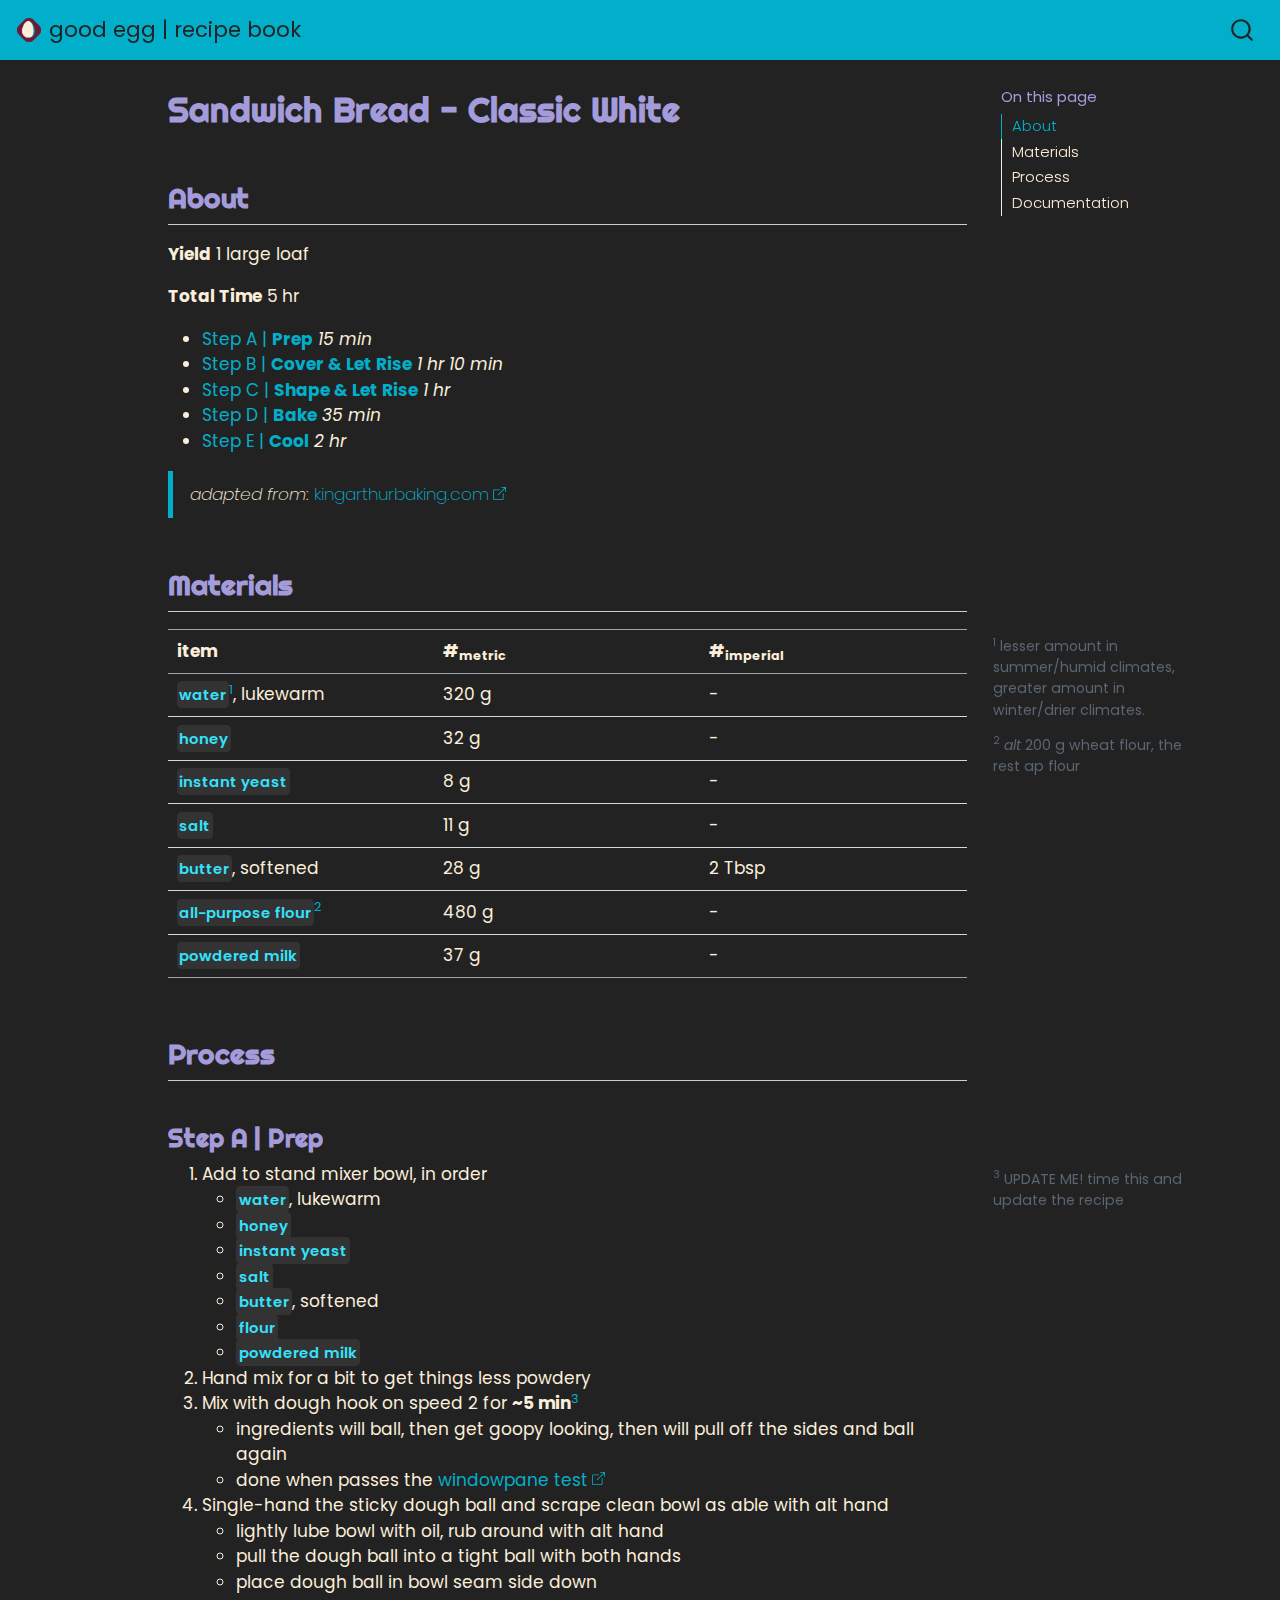
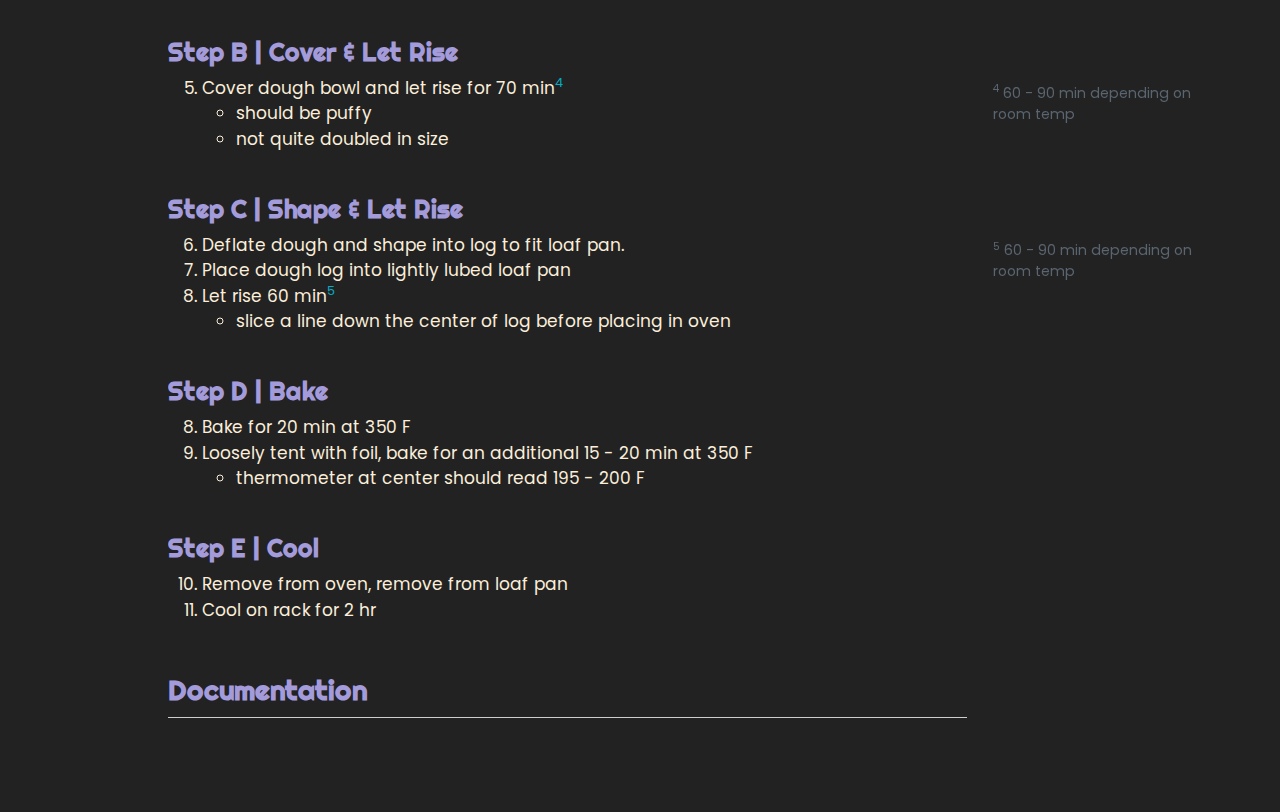
<file: docs/recipes/sandwich-bread.html>
<!DOCTYPE html>
<html xmlns="http://www.w3.org/1999/xhtml" lang="en" xml:lang="en"><head>

<meta charset="utf-8">
<meta name="generator" content="quarto-1.3.433">

<meta name="viewport" content="width=device-width, initial-scale=1.0, user-scalable=yes">


<title>Sandwich Bread - Classic White</title>
<style>
code{white-space: pre-wrap;}
span.smallcaps{font-variant: small-caps;}
div.columns{display: flex; gap: min(4vw, 1.5em);}
div.column{flex: auto; overflow-x: auto;}
div.hanging-indent{margin-left: 1.5em; text-indent: -1.5em;}
ul.task-list{list-style: none;}
ul.task-list li input[type="checkbox"] {
  width: 0.8em;
  margin: 0 0.8em 0.2em -1em; /* quarto-specific, see https://github.com/quarto-dev/quarto-cli/issues/4556 */ 
  vertical-align: middle;
}
</style>


<script src="../site_libs/quarto-nav/quarto-nav.js"></script>
<script src="../site_libs/quarto-nav/headroom.min.js"></script>
<script src="../site_libs/clipboard/clipboard.min.js"></script>
<script src="../site_libs/quarto-search/autocomplete.umd.js"></script>
<script src="../site_libs/quarto-search/fuse.min.js"></script>
<script src="../site_libs/quarto-search/quarto-search.js"></script>
<meta name="quarto:offset" content="../">
<link href="../favicon.ico" rel="icon">
<script src="../site_libs/quarto-html/quarto.js"></script>
<script src="../site_libs/quarto-html/popper.min.js"></script>
<script src="../site_libs/quarto-html/tippy.umd.min.js"></script>
<link href="../site_libs/quarto-html/tippy.css" rel="stylesheet">
<link href="../site_libs/quarto-html/quarto-syntax-highlighting.css" rel="stylesheet" id="quarto-text-highlighting-styles">
<script src="../site_libs/bootstrap/bootstrap.min.js"></script>
<link href="../site_libs/bootstrap/bootstrap-icons.css" rel="stylesheet">
<link href="../site_libs/bootstrap/bootstrap.min.css" rel="stylesheet" id="quarto-bootstrap" data-mode="light">
<script id="quarto-search-options" type="application/json">{
  "location": "navbar",
  "copy-button": false,
  "collapse-after": 3,
  "panel-placement": "end",
  "type": "overlay",
  "limit": 20,
  "language": {
    "search-no-results-text": "No results",
    "search-matching-documents-text": "matching documents",
    "search-copy-link-title": "Copy link to search",
    "search-hide-matches-text": "Hide additional matches",
    "search-more-match-text": "more match in this document",
    "search-more-matches-text": "more matches in this document",
    "search-clear-button-title": "Clear",
    "search-detached-cancel-button-title": "Cancel",
    "search-submit-button-title": "Submit",
    "search-label": "Search"
  }
}</script>


</head>

<body class="nav-fixed">

<div id="quarto-search-results"></div>
  <header id="quarto-header" class="headroom fixed-top">
    <nav class="navbar navbar-expand-lg navbar-dark ">
      <div class="navbar-container container-fluid">
      <div class="navbar-brand-container">
    <a href="../index.html" class="navbar-brand navbar-brand-logo">
    <img src="../resources\logo-alt.png" alt="" class="navbar-logo">
    </a>
    <a class="navbar-brand" href="../index.html">
    <span class="navbar-title">good egg | recipe book</span>
    </a>
  </div>
        <div class="quarto-navbar-tools ms-auto">
</div>
          <div id="quarto-search" class="" title="Search"></div>
      </div> <!-- /container-fluid -->
    </nav>
</header>
<!-- content -->
<div id="quarto-content" class="quarto-container page-columns page-rows-contents page-layout-article page-navbar">
<!-- sidebar -->
<!-- margin-sidebar -->
    <div id="quarto-margin-sidebar" class="sidebar margin-sidebar">
        <nav id="TOC" role="doc-toc" class="toc-active">
    <h2 id="toc-title">On this page</h2>
   
  <ul>
  <li><a href="#about" id="toc-about" class="nav-link active" data-scroll-target="#about">About</a></li>
  <li><a href="#materials" id="toc-materials" class="nav-link" data-scroll-target="#materials">Materials</a></li>
  <li><a href="#process" id="toc-process" class="nav-link" data-scroll-target="#process">Process</a>
  <ul class="collapse">
  <li><a href="#sec-process-a" id="toc-sec-process-a" class="nav-link" data-scroll-target="#sec-process-a">Step A | Prep</a></li>
  <li><a href="#sec-process-b" id="toc-sec-process-b" class="nav-link" data-scroll-target="#sec-process-b">Step B | Cover &amp; Let Rise</a></li>
  <li><a href="#sec-process-c" id="toc-sec-process-c" class="nav-link" data-scroll-target="#sec-process-c">Step C | Shape &amp; Let Rise</a></li>
  <li><a href="#sec-process-d" id="toc-sec-process-d" class="nav-link" data-scroll-target="#sec-process-d">Step D | Bake</a></li>
  <li><a href="#sec-process-e" id="toc-sec-process-e" class="nav-link" data-scroll-target="#sec-process-e">Step E | Cool</a></li>
  </ul></li>
  <li><a href="#documentation" id="toc-documentation" class="nav-link" data-scroll-target="#documentation">Documentation</a></li>
  </ul>
</nav>
    </div>
<!-- main -->
<main class="content page-columns page-full" id="quarto-document-content">

<header id="title-block-header" class="quarto-title-block default">
<div class="quarto-title">
<h1 class="title">Sandwich Bread - Classic White</h1>
</div>



<div class="quarto-title-meta">

    
  
    
  </div>
  

</header>

<section id="about" class="level2">
<h2 data-anchor-id="about">About</h2>
<p><strong>Yield</strong> 1 large loaf</p>
<p><strong>Total Time</strong> 5 hr</p>
<ul>
<li><a href="#sec-process-a">Step A | <strong>Prep</strong></a> <em>15 min</em></li>
<li><a href="#sec-process-b">Step B | <strong>Cover &amp; Let Rise</strong></a> <em>1 hr 10 min</em></li>
<li><a href="#sec-process-c">Step C | <strong>Shape &amp; Let Rise</strong></a> <em>1 hr</em></li>
<li><a href="#sec-process-d">Step D | <strong>Bake</strong></a> <em>35 min</em></li>
<li><a href="#sec-process-e">Step E | <strong>Cool</strong></a> <em>2 hr</em></li>
</ul>
<blockquote class="blockquote">
<p><em>adapted from</em>: <a href="https://www.kingarthurbaking.com/recipes/print/11196#main-content">kingarthurbaking.com</a></p>
</blockquote>
</section>
<section id="materials" class="level2 page-columns page-full">
<h2 data-anchor-id="materials">Materials</h2>
<table class="table">
<colgroup>
<col style="width: 33%">
<col style="width: 33%">
<col style="width: 33%">
</colgroup>
<thead>
<tr class="header">
<th>item</th>
<th>#<sub>metric</sub></th>
<th>#<sub>imperial</sub></th>
</tr>
</thead>
<tbody>
<tr class="odd">
<td><code>water</code><a href="#fn1" class="footnote-ref" id="fnref1" role="doc-noteref"><sup>1</sup></a>, lukewarm</td>
<td>320 g</td>
<td>-</td>
</tr>
<tr class="even">
<td><code>honey</code></td>
<td>32 g</td>
<td>-</td>
</tr>
<tr class="odd">
<td><code>instant yeast</code></td>
<td>8 g</td>
<td>-</td>
</tr>
<tr class="even">
<td><code>salt</code></td>
<td>11 g</td>
<td>-</td>
</tr>
<tr class="odd">
<td><code>butter</code>, softened</td>
<td>28 g</td>
<td>2 Tbsp</td>
</tr>
<tr class="even">
<td><code>all-purpose flour</code><a href="#fn2" class="footnote-ref" id="fnref2" role="doc-noteref"><sup>2</sup></a></td>
<td>480 g</td>
<td>-</td>
</tr>
<tr class="odd">
<td><code>powdered milk</code></td>
<td>37 g</td>
<td>-</td>
</tr>
</tbody>
</table>
<div class="no-row-height column-margin column-container"><li id="fn1"><p><sup>1</sup>&nbsp;lesser amount in summer/humid climates, greater amount in winter/drier climates.</p></li><li id="fn2"><p><sup>2</sup>&nbsp;<em>alt</em> 200 g wheat flour, the rest ap flour</p></li></div></section>
<section id="process" class="level2 page-columns page-full">
<h2 data-anchor-id="process">Process</h2>
<section id="sec-process-a" class="level3 page-columns page-full">
<h3 data-anchor-id="sec-process-a">Step A | Prep</h3>
<ol type="1">
<li>Add to stand mixer bowl, in order
<ul>
<li><code>water</code>, lukewarm</li>
<li><code>honey</code></li>
<li><code>instant yeast</code></li>
<li><code>salt</code></li>
<li><code>butter</code>, softened</li>
<li><code>flour</code></li>
<li><code>powdered milk</code></li>
</ul></li>
<li>Hand mix for a bit to get things less powdery</li>
<li>Mix with dough hook on speed 2 for <strong>~5 min</strong><a href="#fn3" class="footnote-ref" id="fnref3" role="doc-noteref"><sup>3</sup></a>
<ul>
<li>ingredients will ball, then get goopy looking, then will pull off the sides and ball again</li>
<li>done when passes the <a href="https://www.kingarthurbaking.com/blog/2022/10/14/what-is-the-windowpane-test-for-bread-dough">windowpane test</a></li>
</ul></li>
<li>Single-hand the sticky dough ball and scrape clean bowl as able with alt hand
<ul>
<li>lightly lube bowl with oil, rub around with alt hand</li>
<li>pull the dough ball into a tight ball with both hands</li>
<li>place dough ball in bowl seam side down</li>
</ul></li>
</ol>
<div class="no-row-height column-margin column-container"><li id="fn3"><p><sup>3</sup>&nbsp;UPDATE ME! time this and update the recipe</p></li></div></section>
<section id="sec-process-b" class="level3 page-columns page-full">
<h3 data-anchor-id="sec-process-b">Step B | Cover &amp; Let Rise</h3>
<ol start="5" type="1">
<li>Cover dough bowl and let rise for 70 min<a href="#fn4" class="footnote-ref" id="fnref4" role="doc-noteref"><sup>4</sup></a>
<ul>
<li>should be puffy</li>
<li>not quite doubled in size</li>
</ul></li>
</ol>
<div class="no-row-height column-margin column-container"><li id="fn4"><p><sup>4</sup>&nbsp;60 - 90 min depending on room temp</p></li></div></section>
<section id="sec-process-c" class="level3 page-columns page-full">
<h3 data-anchor-id="sec-process-c">Step C | Shape &amp; Let Rise</h3>
<ol start="6" type="1">
<li>Deflate dough and shape into log to fit loaf pan.</li>
<li>Place dough log into lightly lubed loaf pan</li>
<li>Let rise 60 min<a href="#fn5" class="footnote-ref" id="fnref5" role="doc-noteref"><sup>5</sup></a>
<ul>
<li>slice a line down the center of log before placing in oven</li>
</ul></li>
</ol>
<div class="no-row-height column-margin column-container"><li id="fn5"><p><sup>5</sup>&nbsp;60 - 90 min depending on room temp</p></li></div></section>
<section id="sec-process-d" class="level3">
<h3 data-anchor-id="sec-process-d">Step D | Bake</h3>
<ol start="8" type="1">
<li>Bake for 20 min at 350 F</li>
<li>Loosely tent with foil, bake for an additional 15 - 20 min at 350 F
<ul>
<li>thermometer at center should read 195 - 200 F</li>
</ul></li>
</ol>
</section>
<section id="sec-process-e" class="level3">
<h3 data-anchor-id="sec-process-e">Step E | Cool</h3>
<ol start="10" type="1">
<li>Remove from oven, remove from loaf pan</li>
<li>Cool on rack for 2 hr</li>
</ol>
</section>
</section>
<section id="documentation" class="level2">
<h2 data-anchor-id="documentation">Documentation</h2>


</section>


</main> <!-- /main -->
<script id="quarto-html-after-body" type="application/javascript">
window.document.addEventListener("DOMContentLoaded", function (event) {
  const toggleBodyColorMode = (bsSheetEl) => {
    const mode = bsSheetEl.getAttribute("data-mode");
    const bodyEl = window.document.querySelector("body");
    if (mode === "dark") {
      bodyEl.classList.add("quarto-dark");
      bodyEl.classList.remove("quarto-light");
    } else {
      bodyEl.classList.add("quarto-light");
      bodyEl.classList.remove("quarto-dark");
    }
  }
  const toggleBodyColorPrimary = () => {
    const bsSheetEl = window.document.querySelector("link#quarto-bootstrap");
    if (bsSheetEl) {
      toggleBodyColorMode(bsSheetEl);
    }
  }
  toggleBodyColorPrimary();  
  const isCodeAnnotation = (el) => {
    for (const clz of el.classList) {
      if (clz.startsWith('code-annotation-')) {                     
        return true;
      }
    }
    return false;
  }
  const clipboard = new window.ClipboardJS('.code-copy-button', {
    text: function(trigger) {
      const codeEl = trigger.previousElementSibling.cloneNode(true);
      for (const childEl of codeEl.children) {
        if (isCodeAnnotation(childEl)) {
          childEl.remove();
        }
      }
      return codeEl.innerText;
    }
  });
  clipboard.on('success', function(e) {
    // button target
    const button = e.trigger;
    // don't keep focus
    button.blur();
    // flash "checked"
    button.classList.add('code-copy-button-checked');
    var currentTitle = button.getAttribute("title");
    button.setAttribute("title", "Copied!");
    let tooltip;
    if (window.bootstrap) {
      button.setAttribute("data-bs-toggle", "tooltip");
      button.setAttribute("data-bs-placement", "left");
      button.setAttribute("data-bs-title", "Copied!");
      tooltip = new bootstrap.Tooltip(button, 
        { trigger: "manual", 
          customClass: "code-copy-button-tooltip",
          offset: [0, -8]});
      tooltip.show();    
    }
    setTimeout(function() {
      if (tooltip) {
        tooltip.hide();
        button.removeAttribute("data-bs-title");
        button.removeAttribute("data-bs-toggle");
        button.removeAttribute("data-bs-placement");
      }
      button.setAttribute("title", currentTitle);
      button.classList.remove('code-copy-button-checked');
    }, 1000);
    // clear code selection
    e.clearSelection();
  });
  function tippyHover(el, contentFn) {
    const config = {
      allowHTML: true,
      content: contentFn,
      maxWidth: 500,
      delay: 100,
      arrow: false,
      appendTo: function(el) {
          return el.parentElement;
      },
      interactive: true,
      interactiveBorder: 10,
      theme: 'quarto',
      placement: 'bottom-start'
    };
    window.tippy(el, config); 
  }
  const noterefs = window.document.querySelectorAll('a[role="doc-noteref"]');
  for (var i=0; i<noterefs.length; i++) {
    const ref = noterefs[i];
    tippyHover(ref, function() {
      // use id or data attribute instead here
      let href = ref.getAttribute('data-footnote-href') || ref.getAttribute('href');
      try { href = new URL(href).hash; } catch {}
      const id = href.replace(/^#\/?/, "");
      const note = window.document.getElementById(id);
      return note.innerHTML;
    });
  }
      let selectedAnnoteEl;
      const selectorForAnnotation = ( cell, annotation) => {
        let cellAttr = 'data-code-cell="' + cell + '"';
        let lineAttr = 'data-code-annotation="' +  annotation + '"';
        const selector = 'span[' + cellAttr + '][' + lineAttr + ']';
        return selector;
      }
      const selectCodeLines = (annoteEl) => {
        const doc = window.document;
        const targetCell = annoteEl.getAttribute("data-target-cell");
        const targetAnnotation = annoteEl.getAttribute("data-target-annotation");
        const annoteSpan = window.document.querySelector(selectorForAnnotation(targetCell, targetAnnotation));
        const lines = annoteSpan.getAttribute("data-code-lines").split(",");
        const lineIds = lines.map((line) => {
          return targetCell + "-" + line;
        })
        let top = null;
        let height = null;
        let parent = null;
        if (lineIds.length > 0) {
            //compute the position of the single el (top and bottom and make a div)
            const el = window.document.getElementById(lineIds[0]);
            top = el.offsetTop;
            height = el.offsetHeight;
            parent = el.parentElement.parentElement;
          if (lineIds.length > 1) {
            const lastEl = window.document.getElementById(lineIds[lineIds.length - 1]);
            const bottom = lastEl.offsetTop + lastEl.offsetHeight;
            height = bottom - top;
          }
          if (top !== null && height !== null && parent !== null) {
            // cook up a div (if necessary) and position it 
            let div = window.document.getElementById("code-annotation-line-highlight");
            if (div === null) {
              div = window.document.createElement("div");
              div.setAttribute("id", "code-annotation-line-highlight");
              div.style.position = 'absolute';
              parent.appendChild(div);
            }
            div.style.top = top - 2 + "px";
            div.style.height = height + 4 + "px";
            let gutterDiv = window.document.getElementById("code-annotation-line-highlight-gutter");
            if (gutterDiv === null) {
              gutterDiv = window.document.createElement("div");
              gutterDiv.setAttribute("id", "code-annotation-line-highlight-gutter");
              gutterDiv.style.position = 'absolute';
              const codeCell = window.document.getElementById(targetCell);
              const gutter = codeCell.querySelector('.code-annotation-gutter');
              gutter.appendChild(gutterDiv);
            }
            gutterDiv.style.top = top - 2 + "px";
            gutterDiv.style.height = height + 4 + "px";
          }
          selectedAnnoteEl = annoteEl;
        }
      };
      const unselectCodeLines = () => {
        const elementsIds = ["code-annotation-line-highlight", "code-annotation-line-highlight-gutter"];
        elementsIds.forEach((elId) => {
          const div = window.document.getElementById(elId);
          if (div) {
            div.remove();
          }
        });
        selectedAnnoteEl = undefined;
      };
      // Attach click handler to the DT
      const annoteDls = window.document.querySelectorAll('dt[data-target-cell]');
      for (const annoteDlNode of annoteDls) {
        annoteDlNode.addEventListener('click', (event) => {
          const clickedEl = event.target;
          if (clickedEl !== selectedAnnoteEl) {
            unselectCodeLines();
            const activeEl = window.document.querySelector('dt[data-target-cell].code-annotation-active');
            if (activeEl) {
              activeEl.classList.remove('code-annotation-active');
            }
            selectCodeLines(clickedEl);
            clickedEl.classList.add('code-annotation-active');
          } else {
            // Unselect the line
            unselectCodeLines();
            clickedEl.classList.remove('code-annotation-active');
          }
        });
      }
  const findCites = (el) => {
    const parentEl = el.parentElement;
    if (parentEl) {
      const cites = parentEl.dataset.cites;
      if (cites) {
        return {
          el,
          cites: cites.split(' ')
        };
      } else {
        return findCites(el.parentElement)
      }
    } else {
      return undefined;
    }
  };
  var bibliorefs = window.document.querySelectorAll('a[role="doc-biblioref"]');
  for (var i=0; i<bibliorefs.length; i++) {
    const ref = bibliorefs[i];
    const citeInfo = findCites(ref);
    if (citeInfo) {
      tippyHover(citeInfo.el, function() {
        var popup = window.document.createElement('div');
        citeInfo.cites.forEach(function(cite) {
          var citeDiv = window.document.createElement('div');
          citeDiv.classList.add('hanging-indent');
          citeDiv.classList.add('csl-entry');
          var biblioDiv = window.document.getElementById('ref-' + cite);
          if (biblioDiv) {
            citeDiv.innerHTML = biblioDiv.innerHTML;
          }
          popup.appendChild(citeDiv);
        });
        return popup.innerHTML;
      });
    }
  }
    var localhostRegex = new RegExp(/^(?:http|https):\/\/localhost\:?[0-9]*\//);
      var filterRegex = new RegExp('/' + window.location.host + '/');
    var isInternal = (href) => {
        return filterRegex.test(href) || localhostRegex.test(href);
    }
    // Inspect non-navigation links and adorn them if external
 	var links = window.document.querySelectorAll('a[href]:not(.nav-link):not(.navbar-brand):not(.toc-action):not(.sidebar-link):not(.sidebar-item-toggle):not(.pagination-link):not(.no-external):not([aria-hidden]):not(.dropdown-item)');
    for (var i=0; i<links.length; i++) {
      const link = links[i];
      if (!isInternal(link.href)) {
          // default icon
          link.classList.add("external");
      }
    }
});
</script>
</div> <!-- /content -->



</body></html>
</file>
<file: docs/site_libs/quarto-html/tippy.css>
.tippy-box[data-animation=fade][data-state=hidden]{opacity:0}[data-tippy-root]{max-width:calc(100vw - 10px)}.tippy-box{position:relative;background-color:#333;color:#fff;border-radius:4px;font-size:14px;line-height:1.4;white-space:normal;outline:0;transition-property:transform,visibility,opacity}.tippy-box[data-placement^=top]>.tippy-arrow{bottom:0}.tippy-box[data-placement^=top]>.tippy-arrow:before{bottom:-7px;left:0;border-width:8px 8px 0;border-top-color:initial;transform-origin:center top}.tippy-box[data-placement^=bottom]>.tippy-arrow{top:0}.tippy-box[data-placement^=bottom]>.tippy-arrow:before{top:-7px;left:0;border-width:0 8px 8px;border-bottom-color:initial;transform-origin:center bottom}.tippy-box[data-placement^=left]>.tippy-arrow{right:0}.tippy-box[data-placement^=left]>.tippy-arrow:before{border-width:8px 0 8px 8px;border-left-color:initial;right:-7px;transform-origin:center left}.tippy-box[data-placement^=right]>.tippy-arrow{left:0}.tippy-box[data-placement^=right]>.tippy-arrow:before{left:-7px;border-width:8px 8px 8px 0;border-right-color:initial;transform-origin:center right}.tippy-box[data-inertia][data-state=visible]{transition-timing-function:cubic-bezier(.54,1.5,.38,1.11)}.tippy-arrow{width:16px;height:16px;color:#333}.tippy-arrow:before{content:"";position:absolute;border-color:transparent;border-style:solid}.tippy-content{position:relative;padding:5px 9px;z-index:1}
</file>
<file: docs/site_libs/quarto-html/quarto-syntax-highlighting.css>
/* quarto syntax highlight colors */
:root {
  --quarto-hl-ot-color: #003B4F;
  --quarto-hl-at-color: #657422;
  --quarto-hl-ss-color: #20794D;
  --quarto-hl-an-color: #5E5E5E;
  --quarto-hl-fu-color: #4758AB;
  --quarto-hl-st-color: #20794D;
  --quarto-hl-cf-color: #003B4F;
  --quarto-hl-op-color: #5E5E5E;
  --quarto-hl-er-color: #AD0000;
  --quarto-hl-bn-color: #AD0000;
  --quarto-hl-al-color: #AD0000;
  --quarto-hl-va-color: #111111;
  --quarto-hl-bu-color: inherit;
  --quarto-hl-ex-color: inherit;
  --quarto-hl-pp-color: #AD0000;
  --quarto-hl-in-color: #5E5E5E;
  --quarto-hl-vs-color: #20794D;
  --quarto-hl-wa-color: #5E5E5E;
  --quarto-hl-do-color: #5E5E5E;
  --quarto-hl-im-color: #00769E;
  --quarto-hl-ch-color: #20794D;
  --quarto-hl-dt-color: #AD0000;
  --quarto-hl-fl-color: #AD0000;
  --quarto-hl-co-color: #5E5E5E;
  --quarto-hl-cv-color: #5E5E5E;
  --quarto-hl-cn-color: #8f5902;
  --quarto-hl-sc-color: #5E5E5E;
  --quarto-hl-dv-color: #AD0000;
  --quarto-hl-kw-color: #003B4F;
}

/* other quarto variables */
:root {
  --quarto-font-monospace: SFMono-Regular, Menlo, Monaco, Consolas, "Liberation Mono", "Courier New", monospace;
}

pre > code.sourceCode > span {
  color: #003B4F;
}

code span {
  color: #003B4F;
}

code.sourceCode > span {
  color: #003B4F;
}

div.sourceCode,
div.sourceCode pre.sourceCode {
  color: #003B4F;
}

code span.ot {
  color: #003B4F;
  font-style: inherit;
}

code span.at {
  color: #657422;
  font-style: inherit;
}

code span.ss {
  color: #20794D;
  font-style: inherit;
}

code span.an {
  color: #5E5E5E;
  font-style: inherit;
}

code span.fu {
  color: #4758AB;
  font-style: inherit;
}

code span.st {
  color: #20794D;
  font-style: inherit;
}

code span.cf {
  color: #003B4F;
  font-style: inherit;
}

code span.op {
  color: #5E5E5E;
  font-style: inherit;
}

code span.er {
  color: #AD0000;
  font-style: inherit;
}

code span.bn {
  color: #AD0000;
  font-style: inherit;
}

code span.al {
  color: #AD0000;
  font-style: inherit;
}

code span.va {
  color: #111111;
  font-style: inherit;
}

code span.bu {
  font-style: inherit;
}

code span.ex {
  font-style: inherit;
}

code span.pp {
  color: #AD0000;
  font-style: inherit;
}

code span.in {
  color: #5E5E5E;
  font-style: inherit;
}

code span.vs {
  color: #20794D;
  font-style: inherit;
}

code span.wa {
  color: #5E5E5E;
  font-style: italic;
}

code span.do {
  color: #5E5E5E;
  font-style: italic;
}

code span.im {
  color: #00769E;
  font-style: inherit;
}

code span.ch {
  color: #20794D;
  font-style: inherit;
}

code span.dt {
  color: #AD0000;
  font-style: inherit;
}

code span.fl {
  color: #AD0000;
  font-style: inherit;
}

code span.co {
  color: #5E5E5E;
  font-style: inherit;
}

code span.cv {
  color: #5E5E5E;
  font-style: italic;
}

code span.cn {
  color: #8f5902;
  font-style: inherit;
}

code span.sc {
  color: #5E5E5E;
  font-style: inherit;
}

code span.dv {
  color: #AD0000;
  font-style: inherit;
}

code span.kw {
  color: #003B4F;
  font-style: inherit;
}

.prevent-inlining {
  content: "</";
}

/*# sourceMappingURL=debc5d5d77c3f9108843748ff7464032.css.map */
</file>
